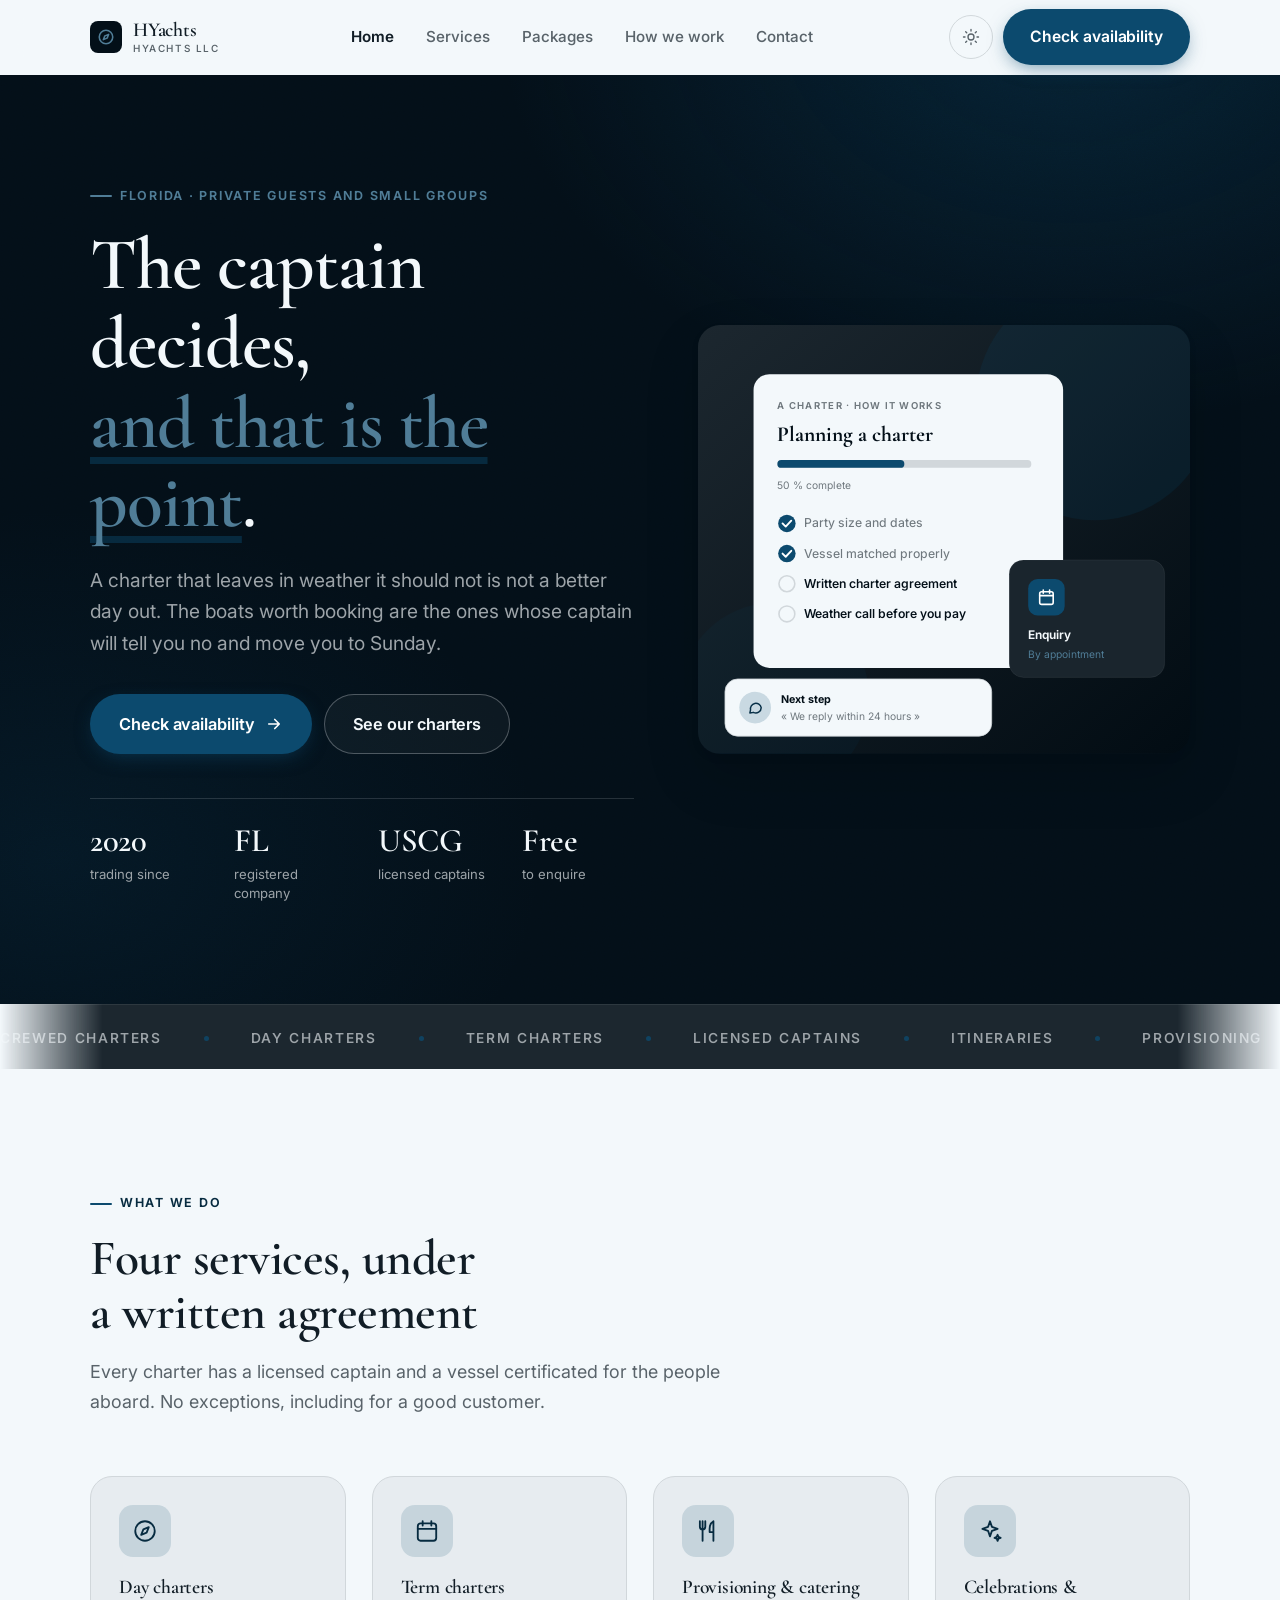
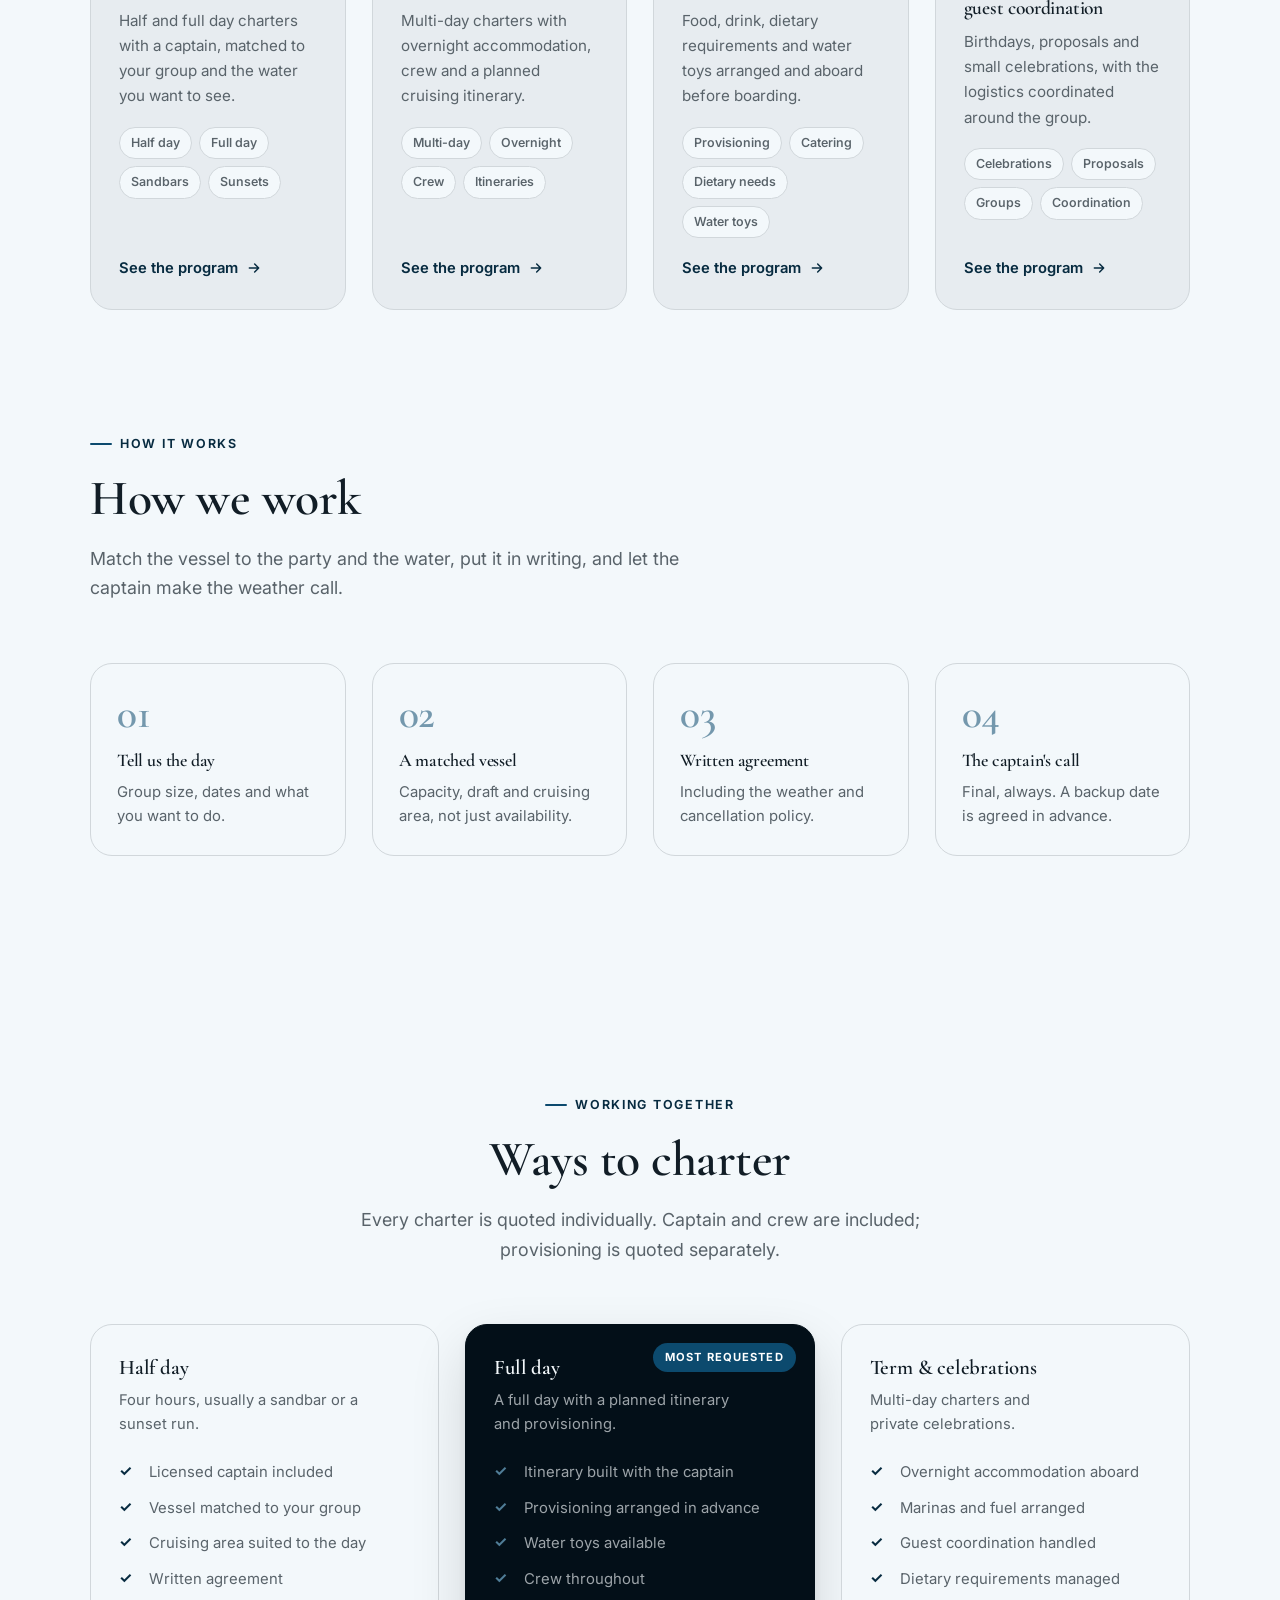
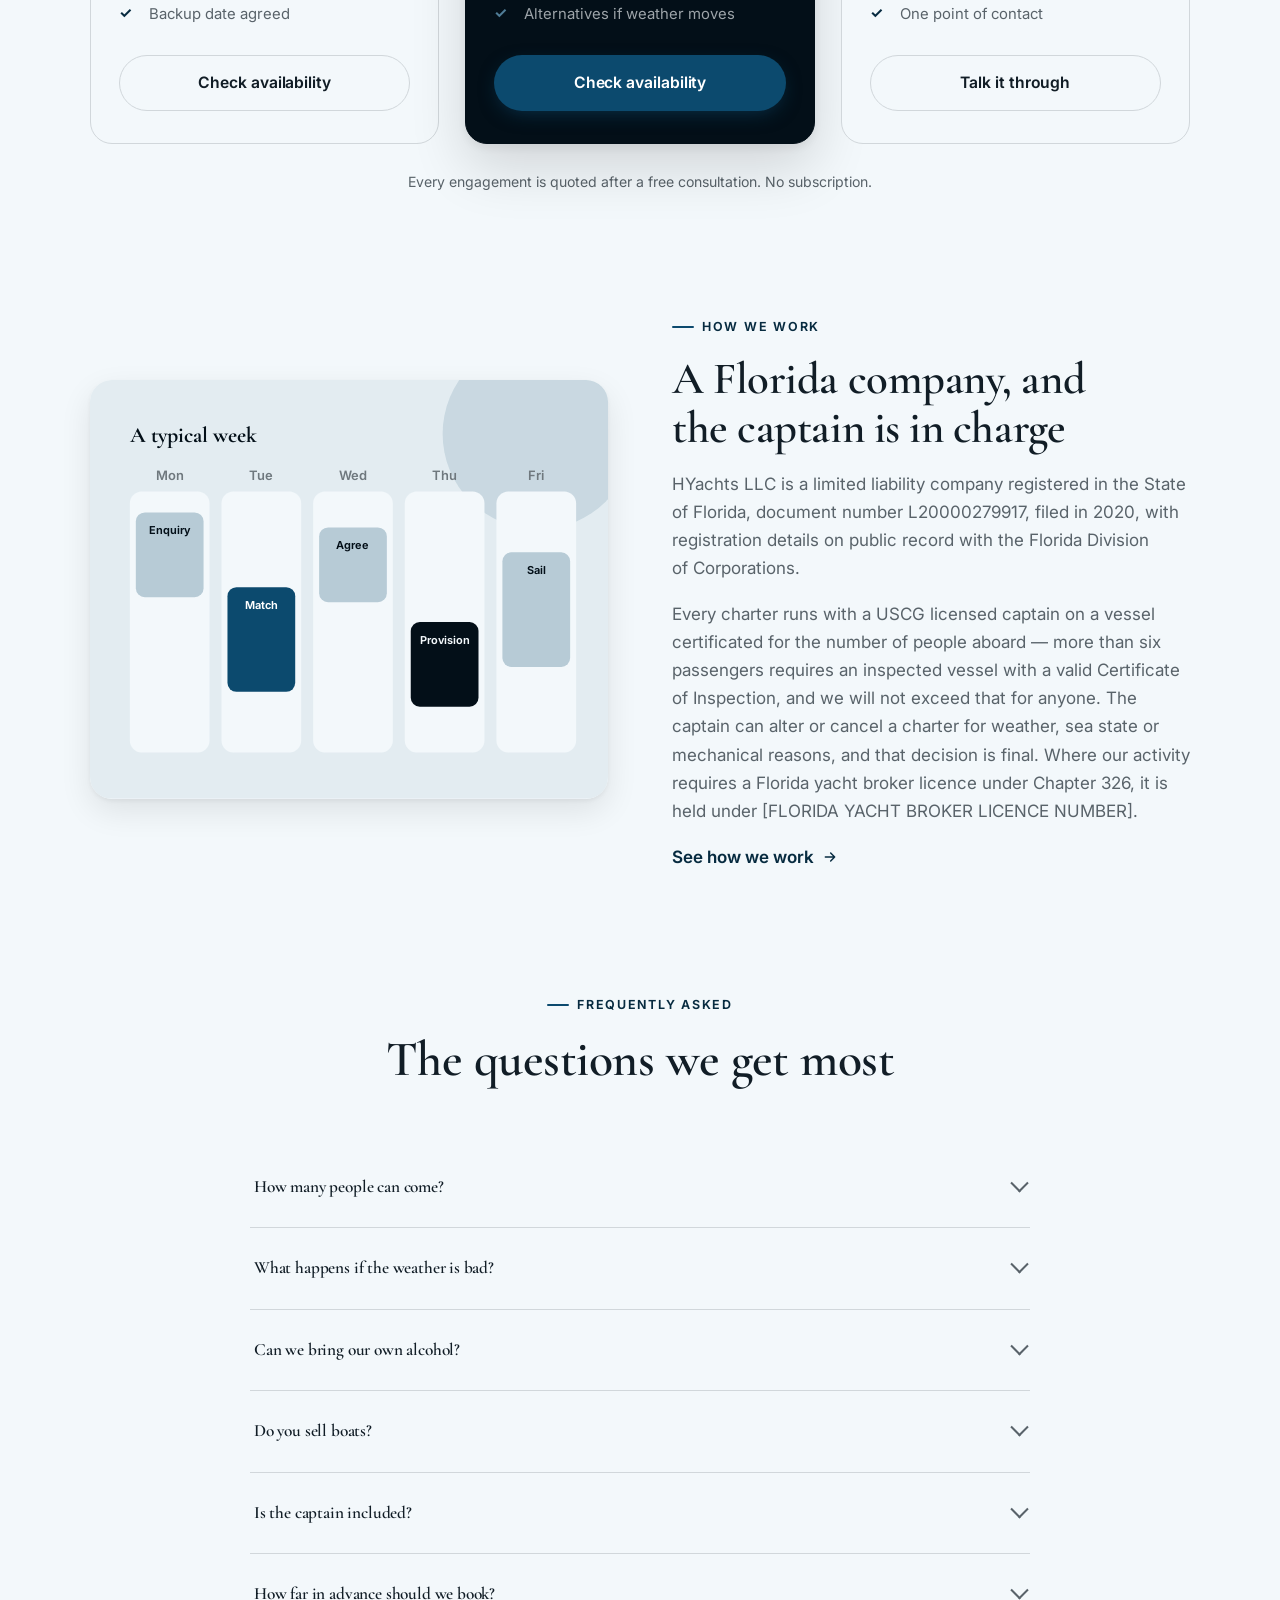
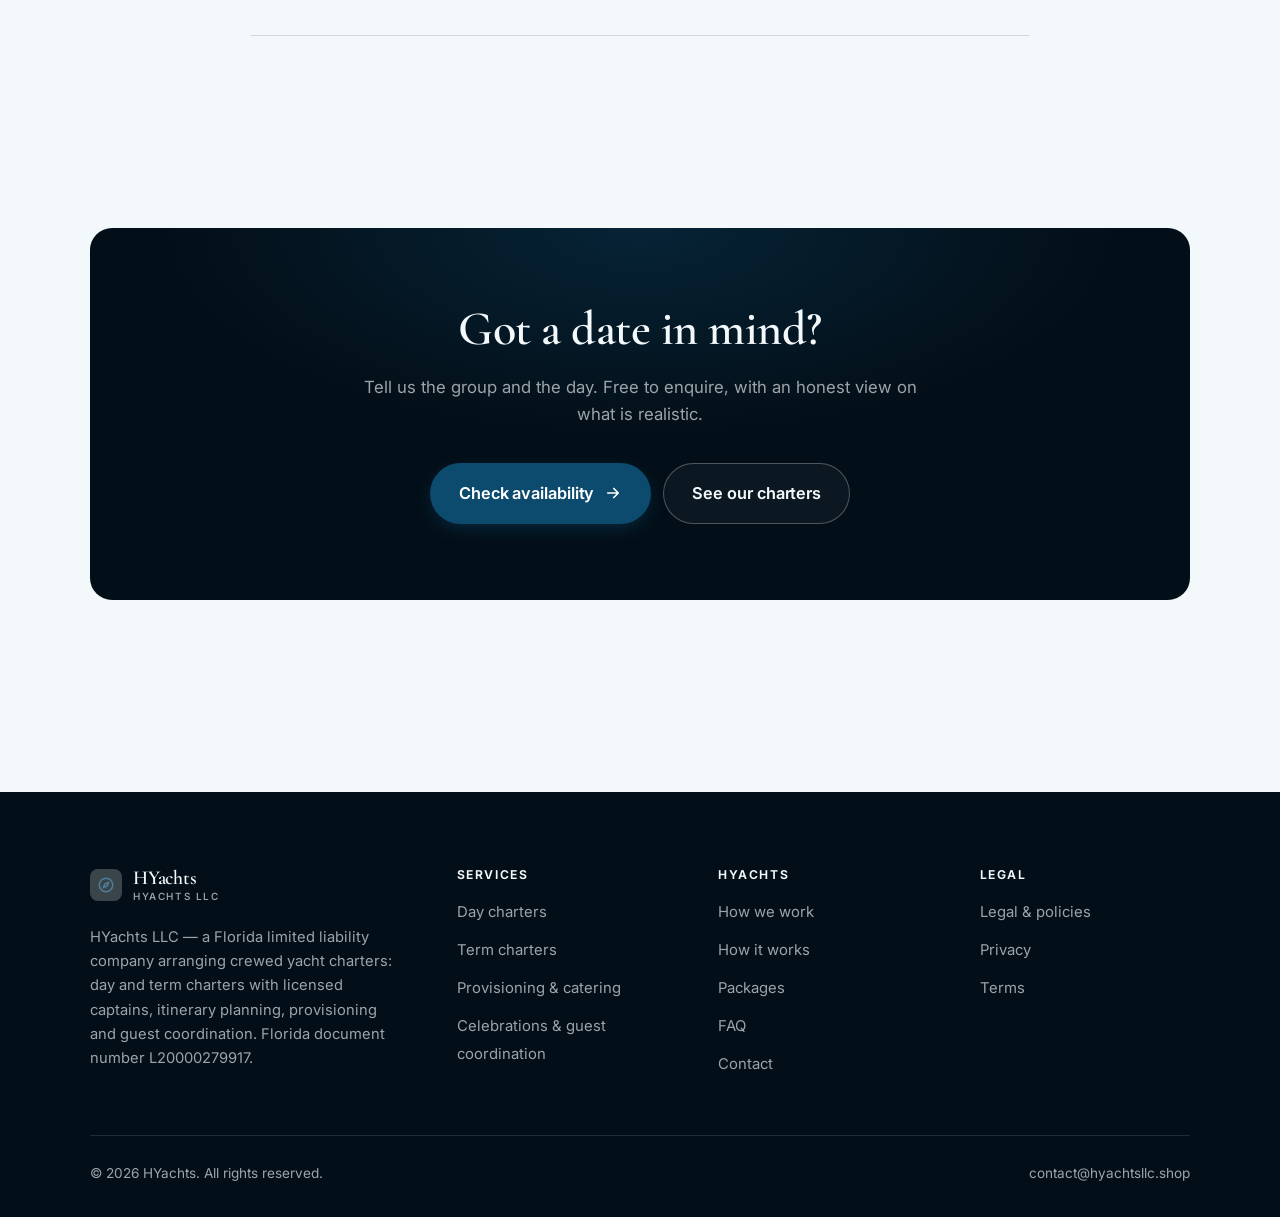
<file: index.html>
<!DOCTYPE html>
<html lang="en" class="no-js">
<head>
<meta charset="utf-8">
<meta name="viewport" content="width=device-width, initial-scale=1">
<title>HYachts LLC — crewed yacht charters in Florida</title>
<meta name="description" content="HYachts LLC, a Florida company arranging crewed yacht charters: day and term charters with licensed captains, itinerary planning, provisioning and guest coordination.">
<link rel="canonical" href="https://hyachtsllc.shop/">

<meta property="og:type" content="website">
<meta property="og:url" content="https://hyachtsllc.shop/">
<meta property="og:site_name" content="HYachts">
<meta property="og:locale" content="en_US">
<meta property="og:title" content="HYachts LLC — crewed yacht charters in Florida">
<meta property="og:description" content="HYachts LLC, a Florida company arranging crewed yacht charters: day and term charters with licensed captains, itinerary planning, provisioning and guest coordination.">
<meta name="theme-color" content="#030f18">

<link rel="icon" href="assets/img/favicon.svg" type="image/svg+xml">
<link rel="preconnect" href="https://fonts.googleapis.com">
<link rel="preconnect" href="https://fonts.gstatic.com" crossorigin>
<link rel="stylesheet" href="https://fonts.googleapis.com/css2?family=Cormorant+Garamond:wght@400;600;700&family=Inter:wght@400..700&display=swap">
<link rel="stylesheet" href="assets/css/style.css">

<!-- Thème appliqué avant le premier rendu (évite le flash) -->
<script>
document.documentElement.classList.remove('no-js');
(function(){try{var t=localStorage.getItem('site-theme');if(t){document.documentElement.setAttribute('data-theme',t);}}catch(e){}})();
</script>
<script type="application/ld+json">
{
  "@context": "https://schema.org",
  "@type": "Organization",
  "name": "HYachts",
  "url": "https://hyachtsllc.shop/",
  "email": "contact@hyachtsllc.shop",
  "description": "HYachts LLC, a Florida company arranging crewed yacht charters: day and term charters with licensed captains, itinerary planning, provisioning and guest coordination.",
  "areaServed": "US",
  "knowsLanguage": "en"
}
</script>
</head>

<body>
<a class="skip-link" href="#main">Skip to main content</a>

<header class="site-header">
  <nav class="wrap nav" aria-label="Main navigation">
    <a class="brand" href="index.html">
      <svg class="brand__mark" viewBox="0 0 64 64" aria-hidden="true">
        <rect class="bm-bg" width="64" height="64" rx="16"/>
        <g class="bm-ic" transform="translate(14 14) scale(1.5)" fill="none" stroke-width="2.1" stroke-linecap="round" stroke-linejoin="round"><circle cx="12" cy="12" r="9"/><path d="M15.5 8.5 13.5 13.5 8.5 15.5 10.5 10.5z"/></g>
      </svg>
      <span>HYachts<span class="brand__sub">HYachts LLC</span></span>
    </a>

    <ul class="nav__links" id="nav-links">
      <li><a href="index.html" aria-current="page">Home</a></li>
      <li><a href="programs.html">Services</a></li>
      <li><a href="index.html#pricing">Packages</a></li>
      <li><a href="about.html">How we work</a></li>
      <li><a href="contact.html">Contact</a></li>
      <li><a class="btn btn--primary" href="contact.html">Check availability</a></li>
    </ul>

    <div class="nav__cta">
      <button class="theme-toggle" type="button" aria-label="Switch to dark theme">
        <svg class="icon-sun" viewBox="0 0 24 24" fill="none" stroke="currentColor" stroke-width="1.8" stroke-linecap="round" aria-hidden="true"><circle cx="12" cy="12" r="4"/><path d="M12 2v2m0 16v2M2 12h2m16 0h2M4.9 4.9l1.4 1.4m11.4 11.4 1.4 1.4M19.1 4.9l-1.4 1.4M6.3 17.7l-1.4 1.4"/></svg>
        <svg class="icon-moon" viewBox="0 0 24 24" fill="none" stroke="currentColor" stroke-width="1.8" stroke-linecap="round" stroke-linejoin="round" aria-hidden="true"><path d="M21 12.8A9 9 0 1 1 11.2 3a7 7 0 0 0 9.8 9.8z"/></svg>
      </button>
      <a class="btn btn--primary" href="contact.html">Check availability</a>
      <button class="nav__toggle" type="button" aria-expanded="false" aria-controls="nav-links" aria-label="Open menu">
        <svg class="icon-open" viewBox="0 0 24 24" fill="none" stroke="currentColor" stroke-width="2" stroke-linecap="round" aria-hidden="true"><path d="M3 6h18M3 12h18M3 18h18"/></svg>
        <svg class="icon-close" viewBox="0 0 24 24" fill="none" stroke="currentColor" stroke-width="2" stroke-linecap="round" aria-hidden="true"><path d="M6 6l12 12M18 6L6 18"/></svg>
      </button>
    </div>
  </nav>
</header>

<main id="main">

<section class="hero">
  <div class="wrap hero__inner">
    <div>
      <span class="eyebrow hero__eyebrow">Florida · Private guests and small groups</span>
      <h1>The captain decides,<br> <em>and that is the point</em>.</h1>
      <p class="hero__lede">A charter that leaves in weather it should not is not a better day out. The boats worth booking are the ones whose captain will tell you no and move you to Sunday.</p>

      <div class="hero__actions">
        <a class="btn btn--primary btn--lg" href="contact.html">Check availability <svg viewBox="0 0 24 24" fill="none" stroke="currentColor" stroke-width="2.2" stroke-linecap="round" stroke-linejoin="round" aria-hidden="true"><path d="M5 12h14M13 6l6 6-6 6"/></svg></a>
        <a class="btn btn--on-dark btn--lg" href="programs.html">See our charters</a>
      </div>

      <ul class="hero__proof">
        <li><span class="stat__num">2020</span><span class="stat__label">trading since</span></li>
        <li><span class="stat__num">FL</span><span class="stat__label">registered company</span></li>
        <li><span class="stat__num">USCG</span><span class="stat__label">licensed captains</span></li>
        <li><span class="stat__num">Free</span><span class="stat__label">to enquire</span></li>
      </ul>
    </div>

    <div class="hero__art">
      <svg viewBox="0 0 620 540" role="img" aria-label="How a charter with HYachts is planned, from enquiry to written agreement.">
        <defs>
          <linearGradient id="hbg" x1="0" y1="0" x2="1" y2="1">
            <stop offset="0" stop-color="#1c272f"/><stop offset="1" stop-color="#020c13"/>
          </linearGradient>
        </defs>
        <rect width="620" height="540" rx="22" fill="url(#hbg)"/>
        <circle cx="500" cy="96" r="150" fill="#0c4a6e" opacity=".16"/>
        <circle cx="96" cy="470" r="120" fill="#0c4a6e" opacity=".08"/>

        <g style="font-family: var(--font-body)">
          <!-- Carte programme -->
          <rect x="70" y="62" width="390" height="370" rx="20" fill="#f3f8fb"/>
          <text x="100" y="106" font-size="12" font-weight="650" letter-spacing="1.6" fill="#6f787e">A CHARTER · HOW IT WORKS</text>
          <text x="100" y="146" font-size="27" font-weight="700" fill="#030f18" style="font-family: var(--font-display)">Planning a charter</text>
          <rect x="100" y="170" width="320" height="10" rx="5" fill="#d1d7db"/>
          <rect x="100" y="170" width="160" height="10" rx="5" fill="#0c4a6e"/>
          <text x="100" y="206" font-size="13" fill="#6f787e">50 % complete</text>
          <circle cx="112" cy="250" r="11" fill="#0c4a6e"/><path d="M106.5 250l4 4 7-7.5" fill="none" stroke="#ffffff" stroke-width="2.4" stroke-linecap="round" stroke-linejoin="round"/><text x="134" y="255" font-size="15.5" fill="#6f787e" font-weight="450">Party size and dates</text>
          <circle cx="112" cy="288" r="11" fill="#0c4a6e"/><path d="M106.5 288l4 4 7-7.5" fill="none" stroke="#ffffff" stroke-width="2.4" stroke-linecap="round" stroke-linejoin="round"/><text x="134" y="293" font-size="15.5" fill="#6f787e" font-weight="450">Vessel matched properly</text>
          <circle cx="112" cy="326" r="10" fill="none" stroke="#d1d7db" stroke-width="2"/><text x="134" y="331" font-size="15.5" fill="#030f18" font-weight="560">Written charter agreement</text>
          <circle cx="112" cy="364" r="10" fill="none" stroke="#d1d7db" stroke-width="2"/><text x="134" y="369" font-size="15.5" fill="#030f18" font-weight="560">Weather call before you pay</text>

          <!-- Carte séance -->
          <rect x="392" y="296" width="196" height="148" rx="18" fill="#1a252d" stroke="#ffffff" stroke-opacity=".08"/>
          <rect x="416" y="320" width="46" height="46" rx="12" fill="#0c4a6e"/>
          <g transform="translate(427 331)" fill="none" stroke="#ffffff" color="#ffffff" stroke-width="2" stroke-linecap="round" stroke-linejoin="round"><rect x="3.5" y="5" width="17" height="16" rx="2.5"/><path d="M8 3v4M16 3v4M3.5 10h17"/></g>
          <text x="416" y="396" font-size="15" font-weight="650" fill="#f3f8fb">Enquiry</text>
          <text x="416" y="420" font-size="13" fill="#507d97">By appointment</text>

          <!-- Retour du coach -->
          <rect x="34" y="446" width="336" height="72" rx="16" fill="#f3f8fb" stroke="#d1d7db"/>
          <circle cx="72" cy="482" r="20" fill="#c9d9e2"/>
          <g transform="translate(62 472) scale(.84)" fill="none" stroke="#083048" stroke-width="2.2" stroke-linecap="round" stroke-linejoin="round"><path d="M21 12a8 8 0 0 1-11.6 7.1L4 20l1-4.6A8 8 0 1 1 21 12z"/></g>
          <text x="104" y="476" font-size="13.5" font-weight="700" fill="#030f18">Next step</text>
          <text x="104" y="498" font-size="13" fill="#6f787e">« We reply within 24 hours »</text>
        </g>
      </svg>
    </div>
  </div>
</section>

<div class="marquee" aria-hidden="true">
  <div class="marquee__track"><span>Crewed charters</span><span>Day charters</span><span>Term charters</span><span>Licensed captains</span><span>Itineraries</span><span>Provisioning</span><span>Sandbars</span><span>Sunset cruises</span><span>Celebrations</span><span>Weather dependent</span><span>Crewed charters</span><span>Day charters</span><span>Term charters</span><span>Licensed captains</span><span>Itineraries</span><span>Provisioning</span><span>Sandbars</span><span>Sunset cruises</span><span>Celebrations</span><span>Weather dependent</span></div>
</div>

<section class="section wrap" id="programs">
  <div class="section-head reveal">
    <span class="eyebrow">What we do</span>
    <h2>Four services, under a written agreement</h2>
    <p>Every charter has a licensed captain and a vessel certificated for the people aboard. No exceptions, including for a good customer.</p>
  </div>
  <div class="grid grid--4 reveal-group">
    <a class="card" href="programs.html#day">
      <div class="card__icon"><svg viewBox="0 0 24 24" fill="none" stroke="currentColor" stroke-width="1.7" stroke-linecap="round" stroke-linejoin="round" aria-hidden="true"><circle cx="12" cy="12" r="9"/><path d="M15.5 8.5 13.5 13.5 8.5 15.5 10.5 10.5z"/></svg></div>
      <h3>Day charters</h3>
      <p>Half and full day charters with a captain, matched to your group and the water you want to see.</p>
      <ul class="tags"><li>Half day</li><li>Full day</li><li>Sandbars</li><li>Sunsets</li></ul>
      <span class="arrow-link">See the program <svg viewBox="0 0 24 24" fill="none" stroke="currentColor" stroke-width="2.2" stroke-linecap="round" stroke-linejoin="round" aria-hidden="true"><path d="M5 12h14M13 6l6 6-6 6"/></svg></span>
    </a>
    <a class="card" href="programs.html#term">
      <div class="card__icon"><svg viewBox="0 0 24 24" fill="none" stroke="currentColor" stroke-width="1.7" stroke-linecap="round" stroke-linejoin="round" aria-hidden="true"><rect x="3.5" y="5" width="17" height="16" rx="2.5"/><path d="M8 3v4M16 3v4M3.5 10h17"/></svg></div>
      <h3>Term charters</h3>
      <p>Multi-day charters with overnight accommodation, crew and a planned cruising itinerary.</p>
      <ul class="tags"><li>Multi-day</li><li>Overnight</li><li>Crew</li><li>Itineraries</li></ul>
      <span class="arrow-link">See the program <svg viewBox="0 0 24 24" fill="none" stroke="currentColor" stroke-width="2.2" stroke-linecap="round" stroke-linejoin="round" aria-hidden="true"><path d="M5 12h14M13 6l6 6-6 6"/></svg></span>
    </a>
    <a class="card" href="programs.html#provisioning">
      <div class="card__icon"><svg viewBox="0 0 24 24" fill="none" stroke="currentColor" stroke-width="1.7" stroke-linecap="round" stroke-linejoin="round" aria-hidden="true"><path d="M7 3v8M4.5 3v5a2.5 2.5 0 0 0 5 0V3M7 11v10M17 21V3c-2.2 1.2-3.5 3.6-3.5 7v3H17"/></svg></div>
      <h3>Provisioning &amp; catering</h3>
      <p>Food, drink, dietary requirements and water toys arranged and aboard before boarding.</p>
      <ul class="tags"><li>Provisioning</li><li>Catering</li><li>Dietary needs</li><li>Water toys</li></ul>
      <span class="arrow-link">See the program <svg viewBox="0 0 24 24" fill="none" stroke="currentColor" stroke-width="2.2" stroke-linecap="round" stroke-linejoin="round" aria-hidden="true"><path d="M5 12h14M13 6l6 6-6 6"/></svg></span>
    </a>
    <a class="card" href="programs.html#events">
      <div class="card__icon"><svg viewBox="0 0 24 24" fill="none" stroke="currentColor" stroke-width="1.7" stroke-linecap="round" stroke-linejoin="round" aria-hidden="true"><path d="M12 3l1.8 5.2L19 10l-5.2 1.8L12 17l-1.8-5.2L5 10l5.2-1.8zM19 15.5l.8 2 2 .8-2 .8-.8 2-.8-2-2-.8 2-.8z"/></svg></div>
      <h3>Celebrations &amp; guest coordination</h3>
      <p>Birthdays, proposals and small celebrations, with the logistics coordinated around the group.</p>
      <ul class="tags"><li>Celebrations</li><li>Proposals</li><li>Groups</li><li>Coordination</li></ul>
      <span class="arrow-link">See the program <svg viewBox="0 0 24 24" fill="none" stroke="currentColor" stroke-width="2.2" stroke-linecap="round" stroke-linejoin="round" aria-hidden="true"><path d="M5 12h14M13 6l6 6-6 6"/></svg></span>
    </a>
  </div>
</section>

<section class="section section--flush wrap" id="how-it-works">
  <div class="section-head reveal">
    <span class="eyebrow">How it works</span>
    <h2>How we work</h2>
    <p>Match the vessel to the party and the water, put it in writing, and let the captain make the weather call.</p>
  </div>
  <div class="grid grid--4 steps reveal-group">
    <article class="step">
      <h3>Tell us the day</h3>
      <p>Group size, dates and what you want to do.</p>
    </article>
    <article class="step">
      <h3>A matched vessel</h3>
      <p>Capacity, draft and cruising area, not just availability.</p>
    </article>
    <article class="step">
      <h3>Written agreement</h3>
      <p>Including the weather and cancellation policy.</p>
    </article>
    <article class="step">
      <h3>The captain's call</h3>
      <p>Final, always. A backup date is agreed in advance.</p>
    </article>
  </div>
</section>

<section class="section wrap" id="pricing">
  <div class="section-head section-head--center reveal">
    <span class="eyebrow">Working together</span>
    <h2>Ways to charter</h2>
    <p>Every charter is quoted individually. Captain and crew are included; provisioning is quoted separately.</p>
  </div>
  <div class="grid grid--3 plans reveal-group">
    <article class="plan">
      
      <h3>Half day</h3>
      <p class="plan__desc">Four hours, usually a sandbar or a sunset run.</p>
      
      <ul class="plan__features">
        <li>Licensed captain included</li>
        <li>Vessel matched to your group</li>
        <li>Cruising area suited to the day</li>
        <li>Written agreement</li>
        <li>Backup date agreed</li>
      </ul>
      <a class="btn btn--ghost btn--block" href="contact.html">Check availability</a>
    </article>
    <article class="plan plan--featured">
      <span class="plan__tag">Most requested</span>
      <h3>Full day</h3>
      <p class="plan__desc">A full day with a planned itinerary and provisioning.</p>
      
      <ul class="plan__features">
        <li>Itinerary built with the captain</li>
        <li>Provisioning arranged in advance</li>
        <li>Water toys available</li>
        <li>Crew throughout</li>
        <li>Alternatives if weather moves</li>
      </ul>
      <a class="btn btn--primary btn--block" href="contact.html">Check availability</a>
    </article>
    <article class="plan">
      
      <h3>Term &amp; celebrations</h3>
      <p class="plan__desc">Multi-day charters and private celebrations.</p>
      
      <ul class="plan__features">
        <li>Overnight accommodation aboard</li>
        <li>Marinas and fuel arranged</li>
        <li>Guest coordination handled</li>
        <li>Dietary requirements managed</li>
        <li>One point of contact</li>
      </ul>
      <a class="btn btn--ghost btn--block" href="contact.html">Talk it through</a>
    </article>
  </div>
  <p class="plans-note">Every engagement is quoted after a free consultation. No subscription.</p>
</section>

<section class="section section--flush wrap">
  <div class="split reveal">
    <div class="split__art">
      <svg viewBox="0 0 520 420" role="img" aria-label="Example of a typical week: Enquiry, Match, Agree, Provision, Sail.">
        <rect width="520" height="420" rx="20" fill="#e3ecf1"/>
        <circle cx="450" cy="54" r="96" fill="#0c4a6e" opacity=".12"/>
        <g style="font-family: var(--font-body)">
        <text x="40" y="62" font-size="22" font-weight="700" fill="#030f18" style="font-family: var(--font-display)">A typical week</text>
        <text x="80" y="100" text-anchor="middle" font-size="13" font-weight="600" fill="#6f787e">Mon</text>
        <rect x="40" y="112" width="80" height="262" rx="12" fill="#f3f8fb"/>
        <rect x="46" y="133" width="68" height="85" rx="9" fill="#b7cbd6"/>
        <text x="80" y="155" text-anchor="middle" font-size="11" font-weight="650" fill="#030f18">Enquiry</text>
        <text x="172" y="100" text-anchor="middle" font-size="13" font-weight="600" fill="#6f787e">Tue</text>
        <rect x="132" y="112" width="80" height="262" rx="12" fill="#f3f8fb"/>
        <rect x="138" y="208" width="68" height="105" rx="9" fill="#0c4a6e"/>
        <text x="172" y="230" text-anchor="middle" font-size="11" font-weight="650" fill="#ffffff">Match</text>
        <text x="264" y="100" text-anchor="middle" font-size="13" font-weight="600" fill="#6f787e">Wed</text>
        <rect x="224" y="112" width="80" height="262" rx="12" fill="#f3f8fb"/>
        <rect x="230" y="148" width="68" height="75" rx="9" fill="#b7cbd6"/>
        <text x="264" y="170" text-anchor="middle" font-size="11" font-weight="650" fill="#030f18">Agree</text>
        <text x="356" y="100" text-anchor="middle" font-size="13" font-weight="600" fill="#6f787e">Thu</text>
        <rect x="316" y="112" width="80" height="262" rx="12" fill="#f3f8fb"/>
        <rect x="322" y="243" width="68" height="85" rx="9" fill="#030f18"/>
        <text x="356" y="265" text-anchor="middle" font-size="11" font-weight="650" fill="#f3f8fb">Provision</text>
        <text x="448" y="100" text-anchor="middle" font-size="13" font-weight="600" fill="#6f787e">Fri</text>
        <rect x="408" y="112" width="80" height="262" rx="12" fill="#f3f8fb"/>
        <rect x="414" y="173" width="68" height="115" rx="9" fill="#b7cbd6"/>
        <text x="448" y="195" text-anchor="middle" font-size="11" font-weight="650" fill="#030f18">Sail</text>
        </g>
      </svg>
    </div>
    <div>
      <span class="eyebrow">How we work</span>
      <h2>A Florida company, and the captain is in charge</h2>
      <p>HYachts LLC is a limited liability company registered in the State of Florida, document number L20000279917, filed in 2020, with registration details on public record with the Florida Division of Corporations.</p>
      <p>Every charter runs with a USCG licensed captain on a vessel certificated for the number of people aboard — more than six passengers requires an inspected vessel with a valid Certificate of Inspection, and we will not exceed that for anyone. The captain can alter or cancel a charter for weather, sea state or mechanical reasons, and that decision is final. Where our activity requires a Florida yacht broker licence under Chapter 326, it is held under [FLORIDA YACHT BROKER LICENCE NUMBER].</p>
      <p><a class="arrow-link" href="about.html">See how we work <svg viewBox="0 0 24 24" fill="none" stroke="currentColor" stroke-width="2.2" stroke-linecap="round" stroke-linejoin="round" aria-hidden="true"><path d="M5 12h14M13 6l6 6-6 6"/></svg></a></p>
    </div>
  </div>
</section>

<section class="section section--flush wrap" id="faq">
  <div class="section-head section-head--center reveal">
    <span class="eyebrow">Frequently asked</span>
    <h2>The questions we get most</h2>
  </div>
  <div class="faq reveal">
    <details>
      <summary>How many people can come?</summary>
      <p>Whatever the vessel is certificated for. Carrying more than six passengers requires an inspected vessel, and we will not put thirteen people on a six-pack boat however much anyone asks.</p>
    </details>
    <details>
      <summary>What happens if the weather is bad?</summary>
      <p>The captain decides, and the decision is final. We agree a backup date when you book, which is why we ask for one up front.</p>
    </details>
    <details>
      <summary>Can we bring our own alcohol?</summary>
      <p>It depends on the vessel and the charter agreement, and we will tell you plainly before you book. Either way the crew will not over-serve anyone and nobody underage is served.</p>
    </details>
    <details>
      <summary>Do you sell boats?</summary>
      <p>Only where our activity requires and is covered by a Florida yacht broker licence under Chapter 326. Charter arrangement is our main business.</p>
    </details>
    <details>
      <summary>Is the captain included?</summary>
      <p>Always. Every charter we arrange is crewed — we do not do bareboat rentals.</p>
    </details>
    <details>
      <summary>How far in advance should we book?</summary>
      <p>For a weekend in season, weeks. For a term charter, months. Provisioning and marina reservations need lead time.</p>
    </details>
  </div>
</section>

<section class="wrap section--tight">
  <div class="cta-band reveal">
    <h2>Got a date in mind?</h2>
    <p>Tell us the group and the day. Free to enquire, with an honest view on what is realistic.</p>
    <div class="hero__actions">
      <a class="btn btn--primary btn--lg" href="contact.html">Check availability <svg viewBox="0 0 24 24" fill="none" stroke="currentColor" stroke-width="2.2" stroke-linecap="round" stroke-linejoin="round" aria-hidden="true"><path d="M5 12h14M13 6l6 6-6 6"/></svg></a>
      <a class="btn btn--on-dark btn--lg" href="programs.html">See our charters</a>
    </div>
  </div>
</section>

</main>

<footer class="site-footer">
  <div class="wrap">
    <div class="footer__grid">
      <div class="footer__brand">
        <a class="brand" href="index.html">
          <svg class="brand__mark" viewBox="0 0 64 64" aria-hidden="true">
        <rect class="bm-bg" width="64" height="64" rx="16"/>
        <g class="bm-ic" transform="translate(14 14) scale(1.5)" fill="none" stroke-width="2.1" stroke-linecap="round" stroke-linejoin="round"><circle cx="12" cy="12" r="9"/><path d="M15.5 8.5 13.5 13.5 8.5 15.5 10.5 10.5z"/></g>
      </svg>
          <span>HYachts<span class="brand__sub">HYachts LLC</span></span>
        </a>
        <p>HYachts LLC — a Florida limited liability company arranging crewed yacht charters: day and term charters with licensed captains, itinerary planning, provisioning and guest coordination. Florida document number L20000279917.</p>
      </div>

      <div class="footer__col">
        <h4>Services</h4>
        <ul>
          <li><a href="programs.html#day">Day charters</a></li>
          <li><a href="programs.html#term">Term charters</a></li>
          <li><a href="programs.html#provisioning">Provisioning &amp; catering</a></li>
          <li><a href="programs.html#events">Celebrations &amp; guest coordination</a></li>
        </ul>
      </div>

      <div class="footer__col">
        <h4>HYachts</h4>
        <ul>
          <li><a href="about.html">How we work</a></li>
          <li><a href="index.html#how-it-works">How it works</a></li>
          <li><a href="index.html#pricing">Packages</a></li>
          <li><a href="index.html#faq">FAQ</a></li>
          <li><a href="contact.html">Contact</a></li>
        </ul>
      </div>

      <div class="footer__col">
        <h4>Legal</h4>
        <ul>
          <li><a href="legal.html">Legal &amp; policies</a></li>
          <li><a href="legal.html#privacy">Privacy</a></li>
          <li><a href="legal.html#terms">Terms</a></li>
        </ul>
      </div>
    </div>

    <div class="footer__bottom">
      <p>© <span data-year>2026</span> HYachts. All rights reserved.</p>
      <p><a href="mailto:contact@hyachtsllc.shop">contact@hyachtsllc.shop</a></p>
    </div>
  </div>
</footer>

<script src="assets/js/main.js" defer></script>
</body>
</html>
</file>
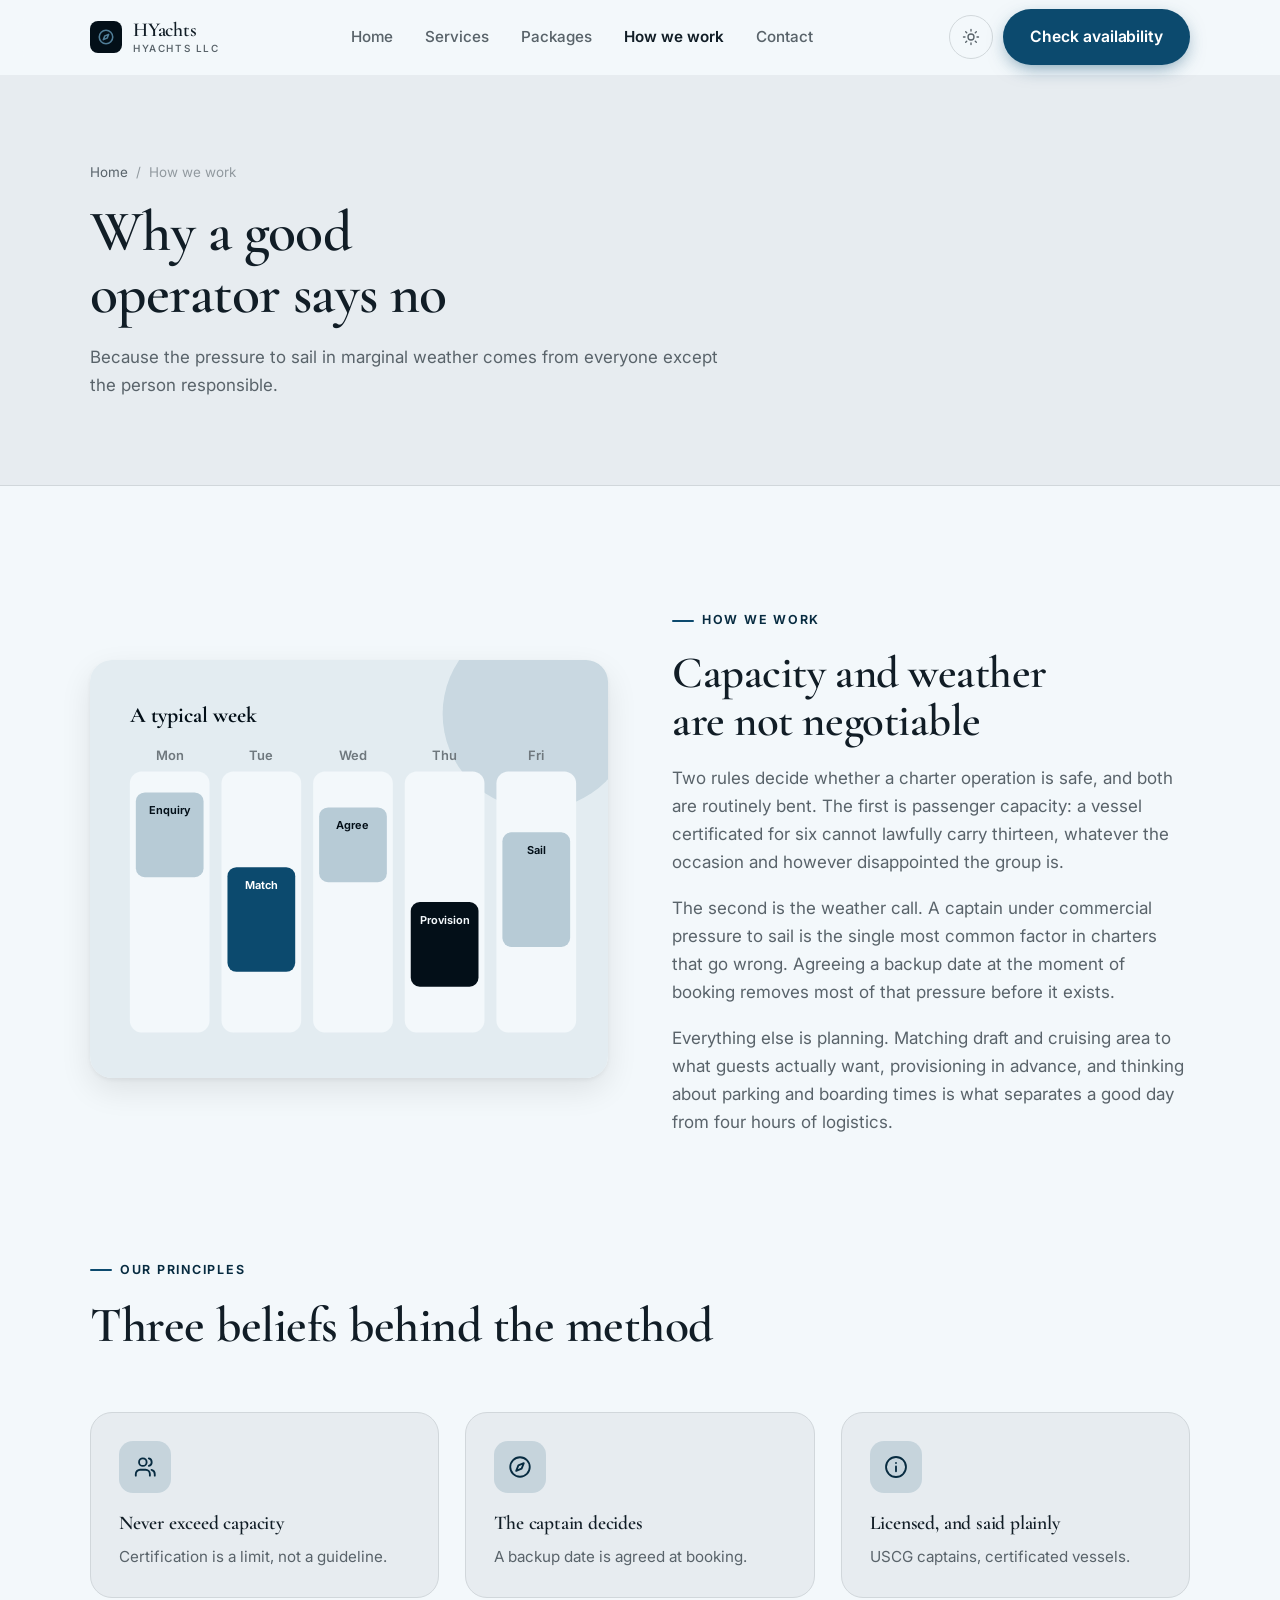
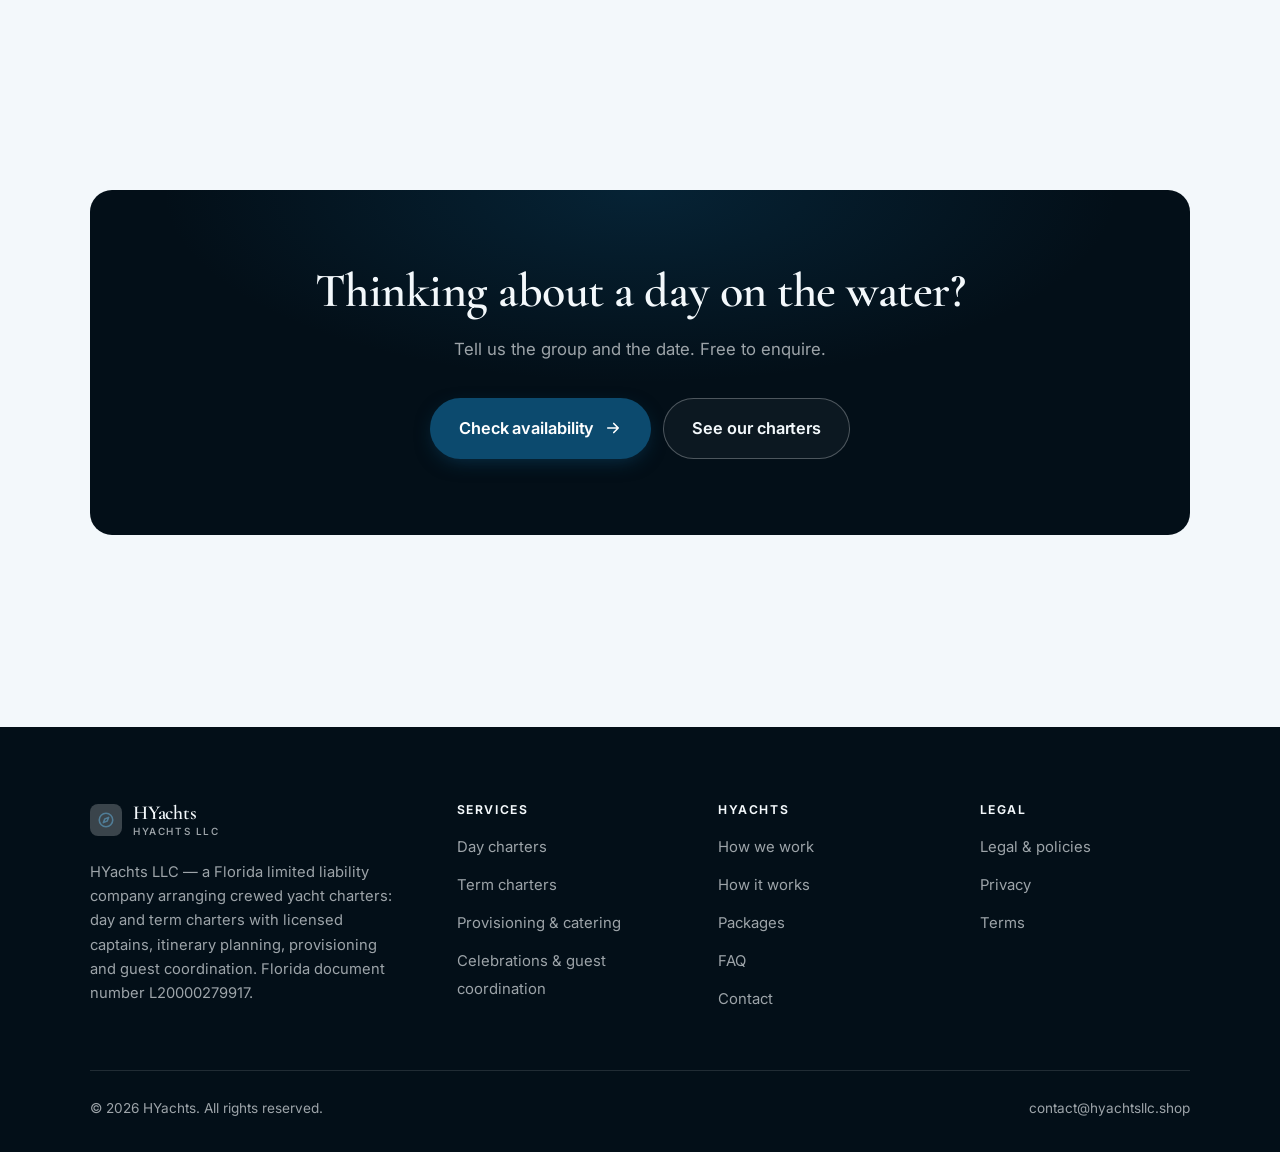
<file: about.html>
<!DOCTYPE html>
<html lang="en" class="no-js">
<head>
<meta charset="utf-8">
<meta name="viewport" content="width=device-width, initial-scale=1">
<title>How we work — HYachts</title>
<meta name="description" content="About HYachts LLC, a Florida crewed yacht charter company, document number L20000279917.">
<link rel="canonical" href="https://hyachtsllc.shop/about.html">

<meta property="og:type" content="website">
<meta property="og:url" content="https://hyachtsllc.shop/about.html">
<meta property="og:site_name" content="HYachts">
<meta property="og:locale" content="en_US">
<meta property="og:title" content="How we work — HYachts">
<meta property="og:description" content="About HYachts LLC, a Florida crewed yacht charter company, document number L20000279917.">
<meta name="theme-color" content="#030f18">

<link rel="icon" href="assets/img/favicon.svg" type="image/svg+xml">
<link rel="preconnect" href="https://fonts.googleapis.com">
<link rel="preconnect" href="https://fonts.gstatic.com" crossorigin>
<link rel="stylesheet" href="https://fonts.googleapis.com/css2?family=Cormorant+Garamond:wght@400;600;700&family=Inter:wght@400..700&display=swap">
<link rel="stylesheet" href="assets/css/style.css">

<!-- Thème appliqué avant le premier rendu (évite le flash) -->
<script>
document.documentElement.classList.remove('no-js');
(function(){try{var t=localStorage.getItem('site-theme');if(t){document.documentElement.setAttribute('data-theme',t);}}catch(e){}})();
</script>
</head>

<body>
<a class="skip-link" href="#main">Skip to main content</a>

<header class="site-header">
  <nav class="wrap nav" aria-label="Main navigation">
    <a class="brand" href="index.html">
      <svg class="brand__mark" viewBox="0 0 64 64" aria-hidden="true">
        <rect class="bm-bg" width="64" height="64" rx="16"/>
        <g class="bm-ic" transform="translate(14 14) scale(1.5)" fill="none" stroke-width="2.1" stroke-linecap="round" stroke-linejoin="round"><circle cx="12" cy="12" r="9"/><path d="M15.5 8.5 13.5 13.5 8.5 15.5 10.5 10.5z"/></g>
      </svg>
      <span>HYachts<span class="brand__sub">HYachts LLC</span></span>
    </a>

    <ul class="nav__links" id="nav-links">
      <li><a href="index.html">Home</a></li>
      <li><a href="programs.html">Services</a></li>
      <li><a href="index.html#pricing">Packages</a></li>
      <li><a href="about.html" aria-current="page">How we work</a></li>
      <li><a href="contact.html">Contact</a></li>
      <li><a class="btn btn--primary" href="contact.html">Check availability</a></li>
    </ul>

    <div class="nav__cta">
      <button class="theme-toggle" type="button" aria-label="Switch to dark theme">
        <svg class="icon-sun" viewBox="0 0 24 24" fill="none" stroke="currentColor" stroke-width="1.8" stroke-linecap="round" aria-hidden="true"><circle cx="12" cy="12" r="4"/><path d="M12 2v2m0 16v2M2 12h2m16 0h2M4.9 4.9l1.4 1.4m11.4 11.4 1.4 1.4M19.1 4.9l-1.4 1.4M6.3 17.7l-1.4 1.4"/></svg>
        <svg class="icon-moon" viewBox="0 0 24 24" fill="none" stroke="currentColor" stroke-width="1.8" stroke-linecap="round" stroke-linejoin="round" aria-hidden="true"><path d="M21 12.8A9 9 0 1 1 11.2 3a7 7 0 0 0 9.8 9.8z"/></svg>
      </button>
      <a class="btn btn--primary" href="contact.html">Check availability</a>
      <button class="nav__toggle" type="button" aria-expanded="false" aria-controls="nav-links" aria-label="Open menu">
        <svg class="icon-open" viewBox="0 0 24 24" fill="none" stroke="currentColor" stroke-width="2" stroke-linecap="round" aria-hidden="true"><path d="M3 6h18M3 12h18M3 18h18"/></svg>
        <svg class="icon-close" viewBox="0 0 24 24" fill="none" stroke="currentColor" stroke-width="2" stroke-linecap="round" aria-hidden="true"><path d="M6 6l12 12M18 6L6 18"/></svg>
      </button>
    </div>
  </nav>
</header>

<main id="main">

<section class="page-head">
  <div class="wrap">
    <nav class="breadcrumb" aria-label="Breadcrumb">
      <a href="index.html">Home</a><span>/</span><span aria-current="page">How we work</span>
    </nav>
    <h1>Why a good operator says no</h1>
    <p>Because the pressure to sail in marginal weather comes from everyone except the person responsible.</p>
  </div>
</section>

<section class="section wrap">
  <div class="split reveal">
    <div class="split__art">
      <svg viewBox="0 0 520 420" role="img" aria-label="Example of a typical week: Enquiry, Match, Agree, Provision, Sail.">
        <rect width="520" height="420" rx="20" fill="#e3ecf1"/>
        <circle cx="450" cy="54" r="96" fill="#0c4a6e" opacity=".12"/>
        <g style="font-family: var(--font-body)">
        <text x="40" y="62" font-size="22" font-weight="700" fill="#030f18" style="font-family: var(--font-display)">A typical week</text>
        <text x="80" y="100" text-anchor="middle" font-size="13" font-weight="600" fill="#6f787e">Mon</text>
        <rect x="40" y="112" width="80" height="262" rx="12" fill="#f3f8fb"/>
        <rect x="46" y="133" width="68" height="85" rx="9" fill="#b7cbd6"/>
        <text x="80" y="155" text-anchor="middle" font-size="11" font-weight="650" fill="#030f18">Enquiry</text>
        <text x="172" y="100" text-anchor="middle" font-size="13" font-weight="600" fill="#6f787e">Tue</text>
        <rect x="132" y="112" width="80" height="262" rx="12" fill="#f3f8fb"/>
        <rect x="138" y="208" width="68" height="105" rx="9" fill="#0c4a6e"/>
        <text x="172" y="230" text-anchor="middle" font-size="11" font-weight="650" fill="#ffffff">Match</text>
        <text x="264" y="100" text-anchor="middle" font-size="13" font-weight="600" fill="#6f787e">Wed</text>
        <rect x="224" y="112" width="80" height="262" rx="12" fill="#f3f8fb"/>
        <rect x="230" y="148" width="68" height="75" rx="9" fill="#b7cbd6"/>
        <text x="264" y="170" text-anchor="middle" font-size="11" font-weight="650" fill="#030f18">Agree</text>
        <text x="356" y="100" text-anchor="middle" font-size="13" font-weight="600" fill="#6f787e">Thu</text>
        <rect x="316" y="112" width="80" height="262" rx="12" fill="#f3f8fb"/>
        <rect x="322" y="243" width="68" height="85" rx="9" fill="#030f18"/>
        <text x="356" y="265" text-anchor="middle" font-size="11" font-weight="650" fill="#f3f8fb">Provision</text>
        <text x="448" y="100" text-anchor="middle" font-size="13" font-weight="600" fill="#6f787e">Fri</text>
        <rect x="408" y="112" width="80" height="262" rx="12" fill="#f3f8fb"/>
        <rect x="414" y="173" width="68" height="115" rx="9" fill="#b7cbd6"/>
        <text x="448" y="195" text-anchor="middle" font-size="11" font-weight="650" fill="#030f18">Sail</text>
        </g>
      </svg>
    </div>
    <div>
      <span class="eyebrow">How we work</span>
      <h2>Capacity and weather are not negotiable</h2>
      <p>Two rules decide whether a charter operation is safe, and both are routinely bent. The first is passenger capacity: a vessel certificated for six cannot lawfully carry thirteen, whatever the occasion and however disappointed the group is.</p>
      <p>The second is the weather call. A captain under commercial pressure to sail is the single most common factor in charters that go wrong. Agreeing a backup date at the moment of booking removes most of that pressure before it exists.</p>
      <p>Everything else is planning. Matching draft and cruising area to what guests actually want, provisioning in advance, and thinking about parking and boarding times is what separates a good day from four hours of logistics.</p>
      <!--
        TO DO: add a short introduction of the coach (name, real background),
        with a photo if possible. Do not invent credentials — see README.md.
      -->
    </div>
  </div>
</section>

<section class="section section--flush wrap">
  <div class="section-head reveal">
    <span class="eyebrow">Our principles</span>
    <h2>Three beliefs behind the method</h2>
  </div>
  <div class="grid grid--3 reveal-group">
    <article class="card">
      <div class="card__icon"><svg viewBox="0 0 24 24" fill="none" stroke="currentColor" stroke-width="1.7" stroke-linecap="round" stroke-linejoin="round" aria-hidden="true"><path d="M16.5 20v-1.5a4 4 0 0 0-4-4h-5a4 4 0 0 0-4 4V20"/><circle cx="10" cy="7.5" r="3.5"/><path d="M21 20v-1.5a4 4 0 0 0-3-3.9M15.5 4.1a3.5 3.5 0 0 1 0 6.8"/></svg></div>
      <h3>Never exceed capacity</h3>
      <p>Certification is a limit, not a guideline.</p>
    </article>
    <article class="card">
      <div class="card__icon"><svg viewBox="0 0 24 24" fill="none" stroke="currentColor" stroke-width="1.7" stroke-linecap="round" stroke-linejoin="round" aria-hidden="true"><circle cx="12" cy="12" r="9"/><path d="M15.5 8.5 13.5 13.5 8.5 15.5 10.5 10.5z"/></svg></div>
      <h3>The captain decides</h3>
      <p>A backup date is agreed at booking.</p>
    </article>
    <article class="card">
      <div class="card__icon"><svg viewBox="0 0 24 24" fill="none" stroke="currentColor" stroke-width="1.7" stroke-linecap="round" stroke-linejoin="round" aria-hidden="true"><circle cx="12" cy="12" r="9.2"/><path d="M12 16v-4.5M12 8.2v.1"/></svg></div>
      <h3>Licensed, and said plainly</h3>
      <p>USCG captains, certificated vessels.</p>
    </article>
  </div>
</section>

<section class="wrap section--tight">
  <div class="cta-band reveal">
    <h2>Thinking about a day on the water?</h2>
    <p>Tell us the group and the date. Free to enquire.</p>
    <div class="hero__actions">
      <a class="btn btn--primary btn--lg" href="contact.html">Check availability <svg viewBox="0 0 24 24" fill="none" stroke="currentColor" stroke-width="2.2" stroke-linecap="round" stroke-linejoin="round" aria-hidden="true"><path d="M5 12h14M13 6l6 6-6 6"/></svg></a>
      <a class="btn btn--on-dark btn--lg" href="programs.html">See our charters</a>
    </div>
  </div>
</section>

</main>

<footer class="site-footer">
  <div class="wrap">
    <div class="footer__grid">
      <div class="footer__brand">
        <a class="brand" href="index.html">
          <svg class="brand__mark" viewBox="0 0 64 64" aria-hidden="true">
        <rect class="bm-bg" width="64" height="64" rx="16"/>
        <g class="bm-ic" transform="translate(14 14) scale(1.5)" fill="none" stroke-width="2.1" stroke-linecap="round" stroke-linejoin="round"><circle cx="12" cy="12" r="9"/><path d="M15.5 8.5 13.5 13.5 8.5 15.5 10.5 10.5z"/></g>
      </svg>
          <span>HYachts<span class="brand__sub">HYachts LLC</span></span>
        </a>
        <p>HYachts LLC — a Florida limited liability company arranging crewed yacht charters: day and term charters with licensed captains, itinerary planning, provisioning and guest coordination. Florida document number L20000279917.</p>
      </div>

      <div class="footer__col">
        <h4>Services</h4>
        <ul>
          <li><a href="programs.html#day">Day charters</a></li>
          <li><a href="programs.html#term">Term charters</a></li>
          <li><a href="programs.html#provisioning">Provisioning &amp; catering</a></li>
          <li><a href="programs.html#events">Celebrations &amp; guest coordination</a></li>
        </ul>
      </div>

      <div class="footer__col">
        <h4>HYachts</h4>
        <ul>
          <li><a href="about.html">How we work</a></li>
          <li><a href="index.html#how-it-works">How it works</a></li>
          <li><a href="index.html#pricing">Packages</a></li>
          <li><a href="index.html#faq">FAQ</a></li>
          <li><a href="contact.html">Contact</a></li>
        </ul>
      </div>

      <div class="footer__col">
        <h4>Legal</h4>
        <ul>
          <li><a href="legal.html">Legal &amp; policies</a></li>
          <li><a href="legal.html#privacy">Privacy</a></li>
          <li><a href="legal.html#terms">Terms</a></li>
        </ul>
      </div>
    </div>

    <div class="footer__bottom">
      <p>© <span data-year>2026</span> HYachts. All rights reserved.</p>
      <p><a href="mailto:contact@hyachtsllc.shop">contact@hyachtsllc.shop</a></p>
    </div>
  </div>
</footer>

<script src="assets/js/main.js" defer></script>
</body>
</html>
</file>
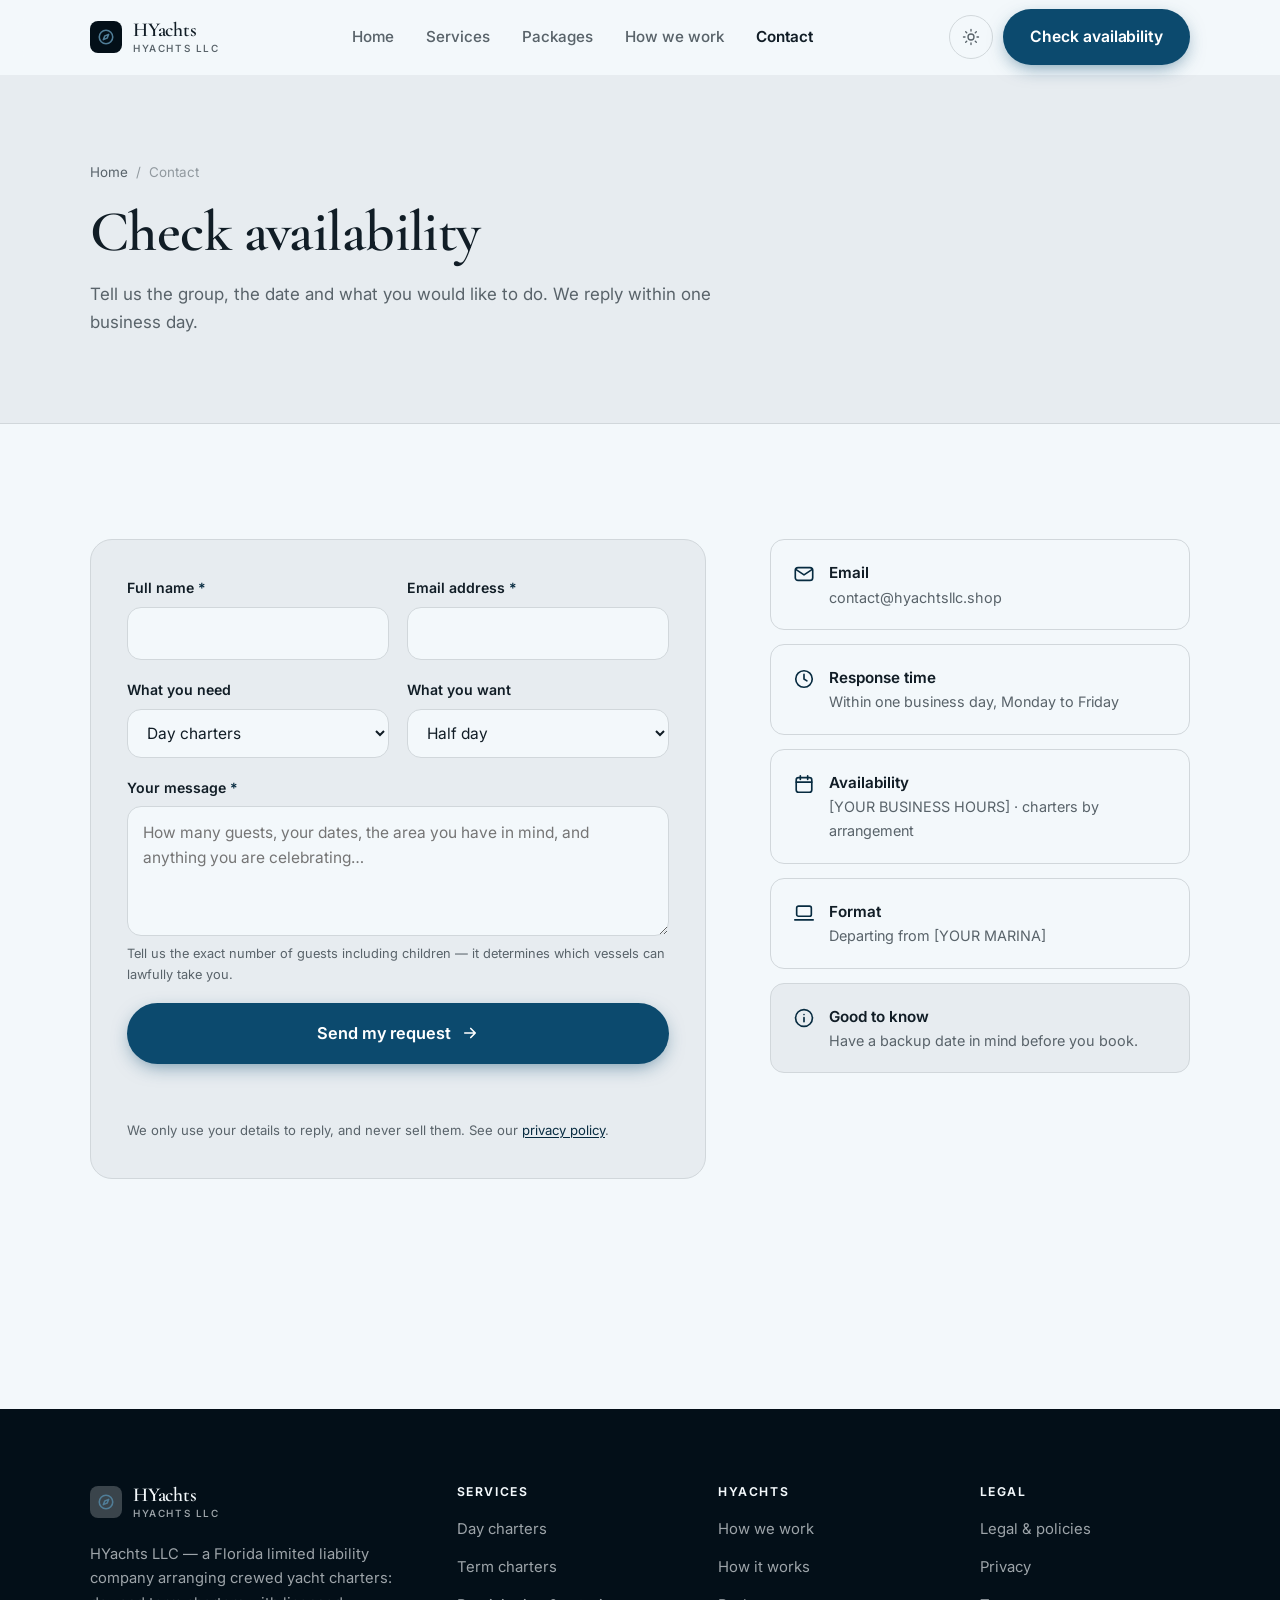
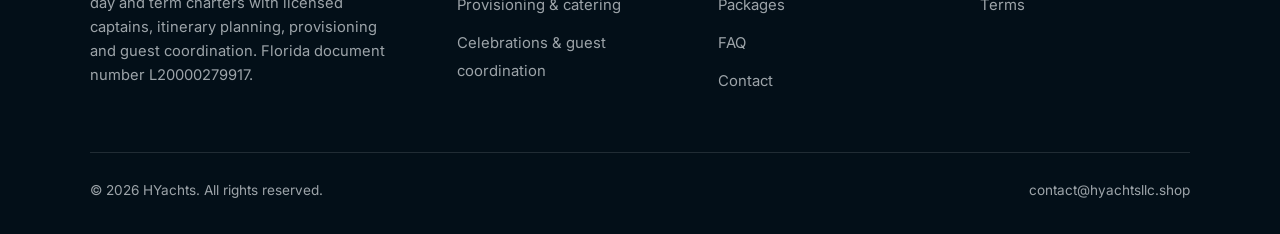
<file: contact.html>
<!DOCTYPE html>
<html lang="en" class="no-js">
<head>
<meta charset="utf-8">
<meta name="viewport" content="width=device-width, initial-scale=1">
<title>Contact — HYachts</title>
<meta name="description" content="Contact HYachts LLC about a charter. We reply within one business day.">
<link rel="canonical" href="https://hyachtsllc.shop/contact.html">

<meta property="og:type" content="website">
<meta property="og:url" content="https://hyachtsllc.shop/contact.html">
<meta property="og:site_name" content="HYachts">
<meta property="og:locale" content="en_US">
<meta property="og:title" content="Contact — HYachts">
<meta property="og:description" content="Contact HYachts LLC about a charter. We reply within one business day.">
<meta name="theme-color" content="#030f18">

<link rel="icon" href="assets/img/favicon.svg" type="image/svg+xml">
<link rel="preconnect" href="https://fonts.googleapis.com">
<link rel="preconnect" href="https://fonts.gstatic.com" crossorigin>
<link rel="stylesheet" href="https://fonts.googleapis.com/css2?family=Cormorant+Garamond:wght@400;600;700&family=Inter:wght@400..700&display=swap">
<link rel="stylesheet" href="assets/css/style.css">

<!-- Thème appliqué avant le premier rendu (évite le flash) -->
<script>
document.documentElement.classList.remove('no-js');
(function(){try{var t=localStorage.getItem('site-theme');if(t){document.documentElement.setAttribute('data-theme',t);}}catch(e){}})();
</script>
</head>

<body>
<a class="skip-link" href="#main">Skip to main content</a>

<header class="site-header">
  <nav class="wrap nav" aria-label="Main navigation">
    <a class="brand" href="index.html">
      <svg class="brand__mark" viewBox="0 0 64 64" aria-hidden="true">
        <rect class="bm-bg" width="64" height="64" rx="16"/>
        <g class="bm-ic" transform="translate(14 14) scale(1.5)" fill="none" stroke-width="2.1" stroke-linecap="round" stroke-linejoin="round"><circle cx="12" cy="12" r="9"/><path d="M15.5 8.5 13.5 13.5 8.5 15.5 10.5 10.5z"/></g>
      </svg>
      <span>HYachts<span class="brand__sub">HYachts LLC</span></span>
    </a>

    <ul class="nav__links" id="nav-links">
      <li><a href="index.html">Home</a></li>
      <li><a href="programs.html">Services</a></li>
      <li><a href="index.html#pricing">Packages</a></li>
      <li><a href="about.html">How we work</a></li>
      <li><a href="contact.html" aria-current="page">Contact</a></li>
      <li><a class="btn btn--primary" href="contact.html">Check availability</a></li>
    </ul>

    <div class="nav__cta">
      <button class="theme-toggle" type="button" aria-label="Switch to dark theme">
        <svg class="icon-sun" viewBox="0 0 24 24" fill="none" stroke="currentColor" stroke-width="1.8" stroke-linecap="round" aria-hidden="true"><circle cx="12" cy="12" r="4"/><path d="M12 2v2m0 16v2M2 12h2m16 0h2M4.9 4.9l1.4 1.4m11.4 11.4 1.4 1.4M19.1 4.9l-1.4 1.4M6.3 17.7l-1.4 1.4"/></svg>
        <svg class="icon-moon" viewBox="0 0 24 24" fill="none" stroke="currentColor" stroke-width="1.8" stroke-linecap="round" stroke-linejoin="round" aria-hidden="true"><path d="M21 12.8A9 9 0 1 1 11.2 3a7 7 0 0 0 9.8 9.8z"/></svg>
      </button>
      <a class="btn btn--primary" href="contact.html">Check availability</a>
      <button class="nav__toggle" type="button" aria-expanded="false" aria-controls="nav-links" aria-label="Open menu">
        <svg class="icon-open" viewBox="0 0 24 24" fill="none" stroke="currentColor" stroke-width="2" stroke-linecap="round" aria-hidden="true"><path d="M3 6h18M3 12h18M3 18h18"/></svg>
        <svg class="icon-close" viewBox="0 0 24 24" fill="none" stroke="currentColor" stroke-width="2" stroke-linecap="round" aria-hidden="true"><path d="M6 6l12 12M18 6L6 18"/></svg>
      </button>
    </div>
  </nav>
</header>

<main id="main">

<section class="page-head">
  <div class="wrap">
    <nav class="breadcrumb" aria-label="Breadcrumb">
      <a href="index.html">Home</a><span>/</span><span aria-current="page">Contact</span>
    </nav>
    <h1>Check availability</h1>
    <p>Tell us the group, the date and what you would like to do. We reply within one business day.</p>
  </div>
</section>

<section class="section wrap">
  <div class="form-layout">

    <!--
      FORM: the action attribute holds a placeholder id. Create a free form at
      https://formspree.io and replace VOTRE_ID_FORMSPREE. Until then, the button
      opens the visitor's email app with a pre-filled message to contact@hyachtsllc.shop.
    -->
    <form class="form" id="contact-form" action="https://formspree.io/f/VOTRE_ID_FORMSPREE" method="POST"
          data-email="contact@hyachtsllc.shop" data-subject="Charter enquiry"
          data-msg-mail="Your email app will open with the message ready to send." data-msg-sending="Sending…"
          data-msg-ok="Thanks! Your message is on its way. We reply within one business day." data-msg-err="Sending failed. Please email us directly at">
      <div class="form__row">
        <div class="field">
          <label for="nom">Full name <span class="req" aria-hidden="true">*</span></label>
          <input type="text" id="nom" name="nom" autocomplete="name" required>
        </div>
        <div class="field">
          <label for="email">Email address <span class="req" aria-hidden="true">*</span></label>
          <input type="email" id="email" name="email" autocomplete="email" required>
        </div>
      </div>

      <div class="form__row">
        <div class="field">
          <label for="programme">What you need</label>
          <select id="programme" name="programme">
            <option>Day charters</option>
            <option>Term charters</option>
            <option>Provisioning &amp; catering</option>
            <option>Celebrations &amp; guest coordination</option>
            <option>Not sure yet</option>
          </select>
        </div>
        <div class="field">
          <label for="niveau">What you want</label>
          <select id="niveau" name="niveau">
            <option>Half day</option>
            <option>Full day</option>
            <option>Multi-day charter</option>
            <option>A celebration</option>
          </select>
        </div>
      </div>

      <div class="field">
        <label for="message">Your message <span class="req" aria-hidden="true">*</span></label>
        <textarea id="message" name="message" required placeholder="How many guests, your dates, the area you have in mind, and anything you are celebrating…"></textarea>
        <span class="field__hint">Tell us the exact number of guests including children — it determines which vessels can lawfully take you.</span>
      </div>

      <!-- Bot trap: hidden from humans -->
      <div class="visually-hidden" aria-hidden="true">
        <label for="site-web">Leave this field empty</label>
        <input type="text" id="site-web" name="_gotcha" tabindex="-1" autocomplete="off">
      </div>

      <button class="btn btn--primary btn--lg" type="submit">Send my request <svg viewBox="0 0 24 24" fill="none" stroke="currentColor" stroke-width="2.2" stroke-linecap="round" stroke-linejoin="round" aria-hidden="true"><path d="M5 12h14M13 6l6 6-6 6"/></svg></button>

      <p id="form-status" class="form__status" role="status" aria-live="polite"></p>

      <p class="form__note">
        We only use your details to reply, and never sell them. See our <a href="legal.html#privacy">privacy policy</a>.
      </p>
    </form>

    <aside class="contact-aside">
      <div class="contact-card">
        <svg viewBox="0 0 24 24" fill="none" stroke="currentColor" stroke-width="1.8" stroke-linecap="round" stroke-linejoin="round" aria-hidden="true"><rect x="2.5" y="5" width="19" height="14" rx="3"/><path d="M3 7l9 6 9-6"/></svg>
        <div><b>Email</b><a href="mailto:contact@hyachtsllc.shop">contact@hyachtsllc.shop</a></div>
      </div>
      <div class="contact-card">
        <svg viewBox="0 0 24 24" fill="none" stroke="currentColor" stroke-width="1.8" stroke-linecap="round" stroke-linejoin="round" aria-hidden="true"><circle cx="12" cy="12" r="9"/><path d="M12 7v5l3.2 2"/></svg>
        <div><b>Response time</b><span>Within one business day, Monday to Friday</span></div>
      </div>
      <div class="contact-card">
        <svg viewBox="0 0 24 24" fill="none" stroke="currentColor" stroke-width="1.8" stroke-linecap="round" stroke-linejoin="round" aria-hidden="true"><rect x="3.5" y="5" width="17" height="16" rx="2.5"/><path d="M8 3v4M16 3v4M3.5 10h17"/></svg>
        <div><b>Availability</b><span>[YOUR BUSINESS HOURS] · charters by arrangement</span></div>
      </div>
      <div class="contact-card">
        <svg viewBox="0 0 24 24" fill="none" stroke="currentColor" stroke-width="1.8" stroke-linecap="round" stroke-linejoin="round" aria-hidden="true"><rect x="4" y="4.5" width="16" height="11" rx="2"/><path d="M2 19.5h20"/></svg>
        <div><b>Format</b><span>Departing from [YOUR MARINA]</span></div>
      </div>
      <div class="contact-card contact-card--soft">
        <svg viewBox="0 0 24 24" fill="none" stroke="currentColor" stroke-width="1.8" stroke-linecap="round" stroke-linejoin="round" aria-hidden="true"><circle cx="12" cy="12" r="9.2"/><path d="M12 16v-4.5M12 8.2v.1"/></svg>
        <div><b>Good to know</b><span>Have a backup date in mind before you book.</span></div>
      </div>
    </aside>

  </div>
</section>

</main>

<footer class="site-footer">
  <div class="wrap">
    <div class="footer__grid">
      <div class="footer__brand">
        <a class="brand" href="index.html">
          <svg class="brand__mark" viewBox="0 0 64 64" aria-hidden="true">
        <rect class="bm-bg" width="64" height="64" rx="16"/>
        <g class="bm-ic" transform="translate(14 14) scale(1.5)" fill="none" stroke-width="2.1" stroke-linecap="round" stroke-linejoin="round"><circle cx="12" cy="12" r="9"/><path d="M15.5 8.5 13.5 13.5 8.5 15.5 10.5 10.5z"/></g>
      </svg>
          <span>HYachts<span class="brand__sub">HYachts LLC</span></span>
        </a>
        <p>HYachts LLC — a Florida limited liability company arranging crewed yacht charters: day and term charters with licensed captains, itinerary planning, provisioning and guest coordination. Florida document number L20000279917.</p>
      </div>

      <div class="footer__col">
        <h4>Services</h4>
        <ul>
          <li><a href="programs.html#day">Day charters</a></li>
          <li><a href="programs.html#term">Term charters</a></li>
          <li><a href="programs.html#provisioning">Provisioning &amp; catering</a></li>
          <li><a href="programs.html#events">Celebrations &amp; guest coordination</a></li>
        </ul>
      </div>

      <div class="footer__col">
        <h4>HYachts</h4>
        <ul>
          <li><a href="about.html">How we work</a></li>
          <li><a href="index.html#how-it-works">How it works</a></li>
          <li><a href="index.html#pricing">Packages</a></li>
          <li><a href="index.html#faq">FAQ</a></li>
          <li><a href="contact.html">Contact</a></li>
        </ul>
      </div>

      <div class="footer__col">
        <h4>Legal</h4>
        <ul>
          <li><a href="legal.html">Legal &amp; policies</a></li>
          <li><a href="legal.html#privacy">Privacy</a></li>
          <li><a href="legal.html#terms">Terms</a></li>
        </ul>
      </div>
    </div>

    <div class="footer__bottom">
      <p>© <span data-year>2026</span> HYachts. All rights reserved.</p>
      <p><a href="mailto:contact@hyachtsllc.shop">contact@hyachtsllc.shop</a></p>
    </div>
  </div>
</footer>

<script src="assets/js/main.js" defer></script>
</body>
</html>
</file>
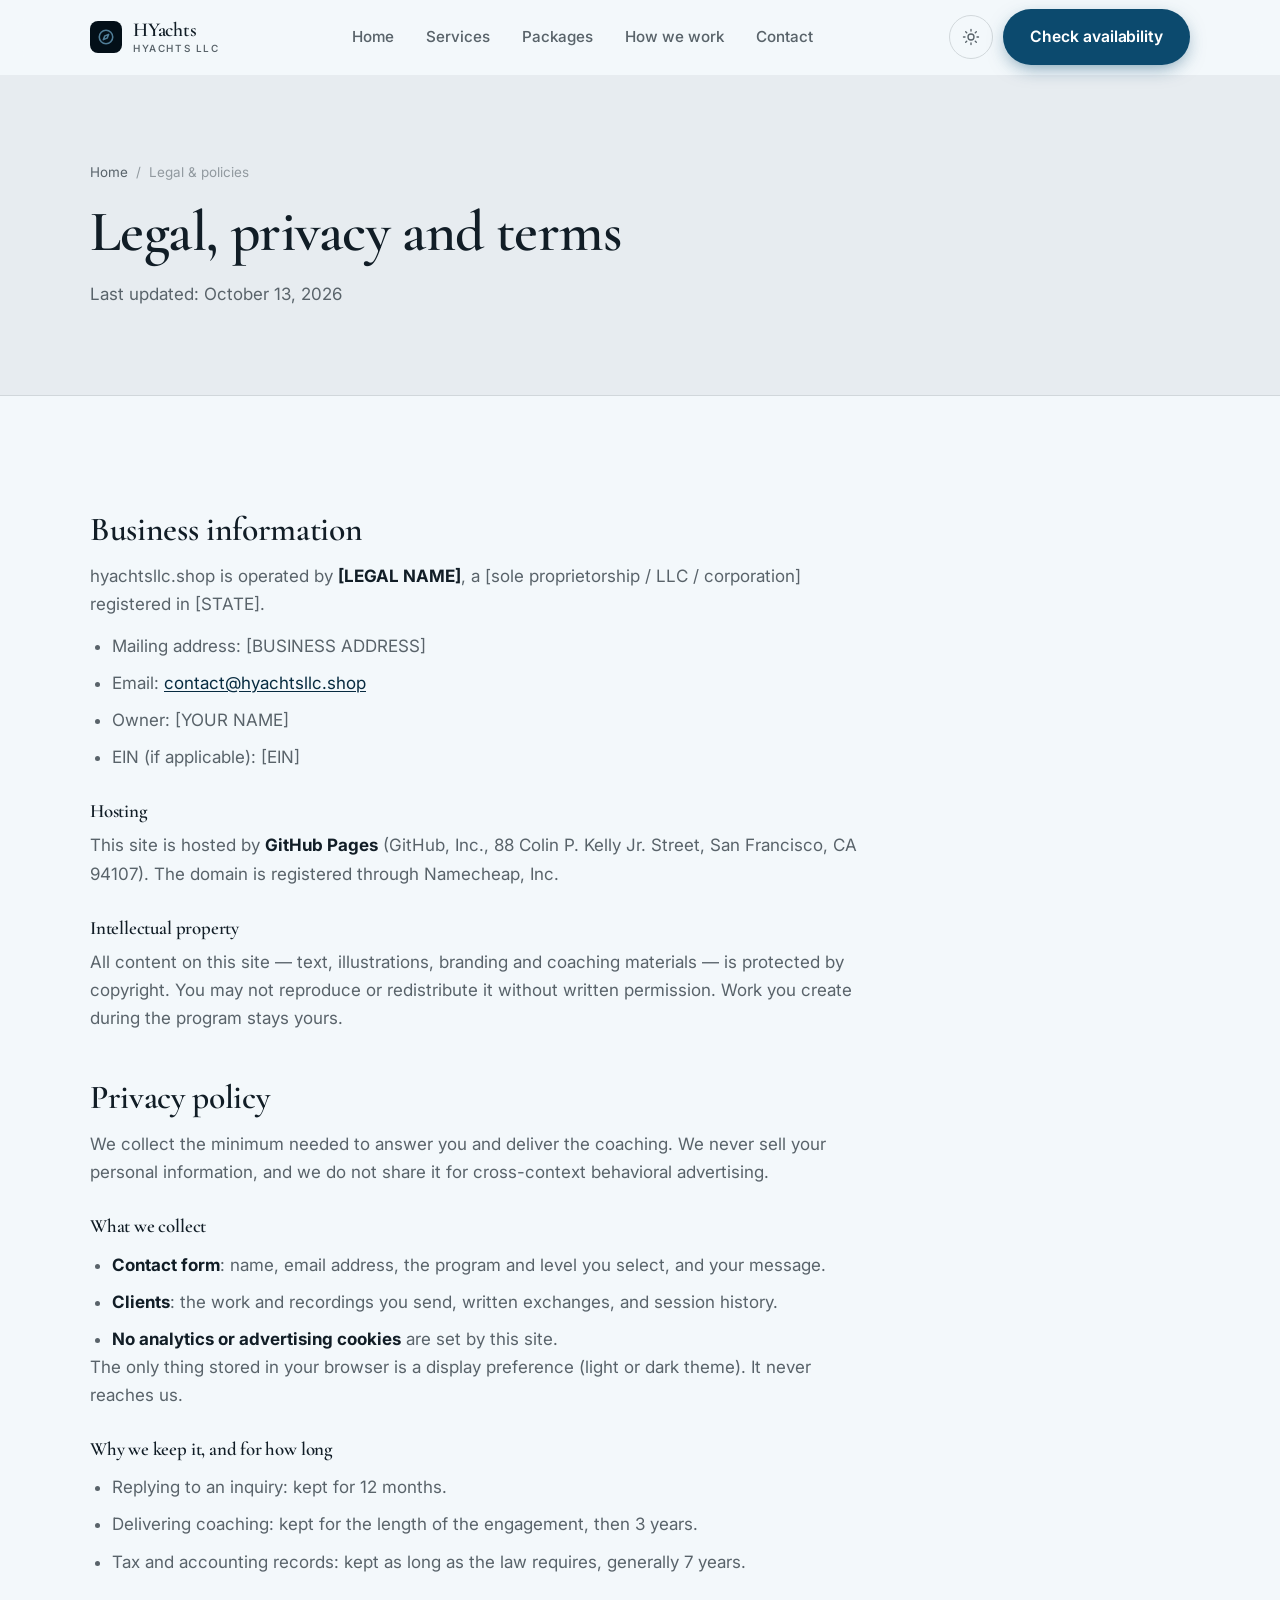
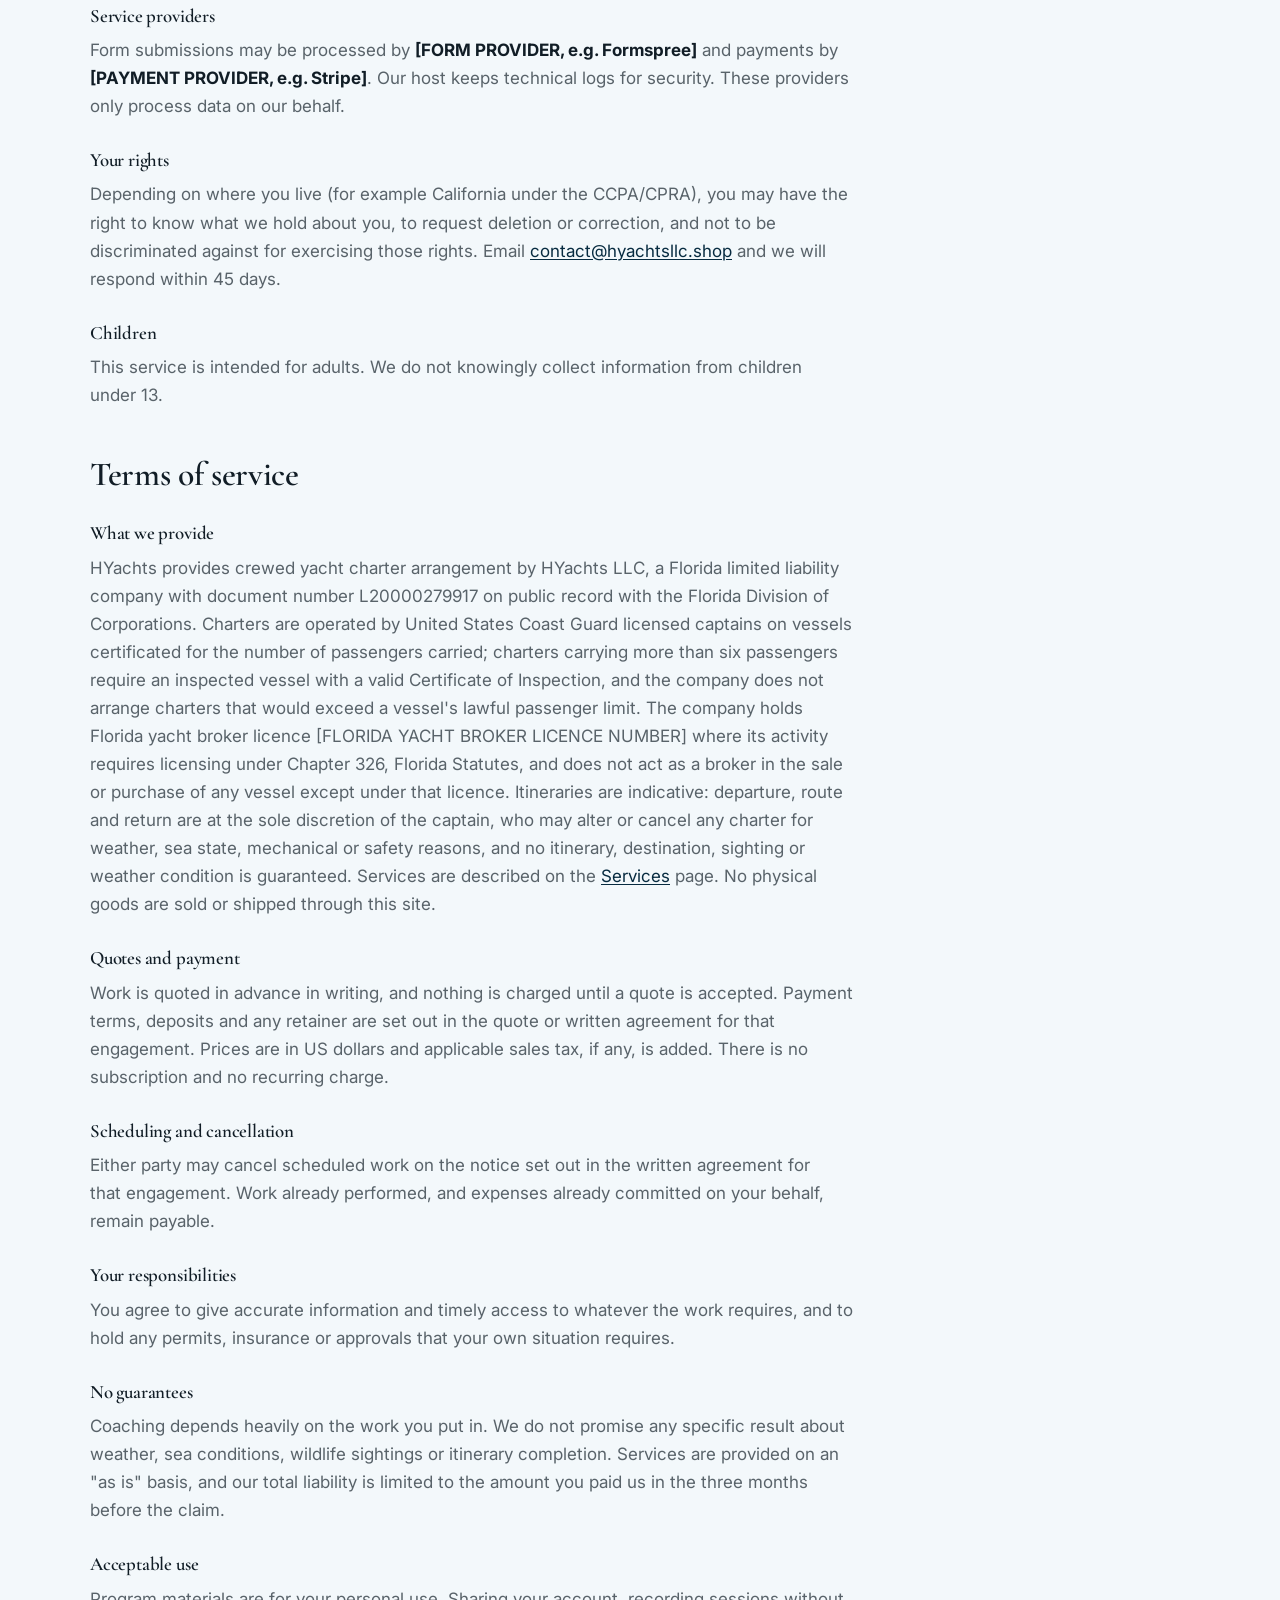
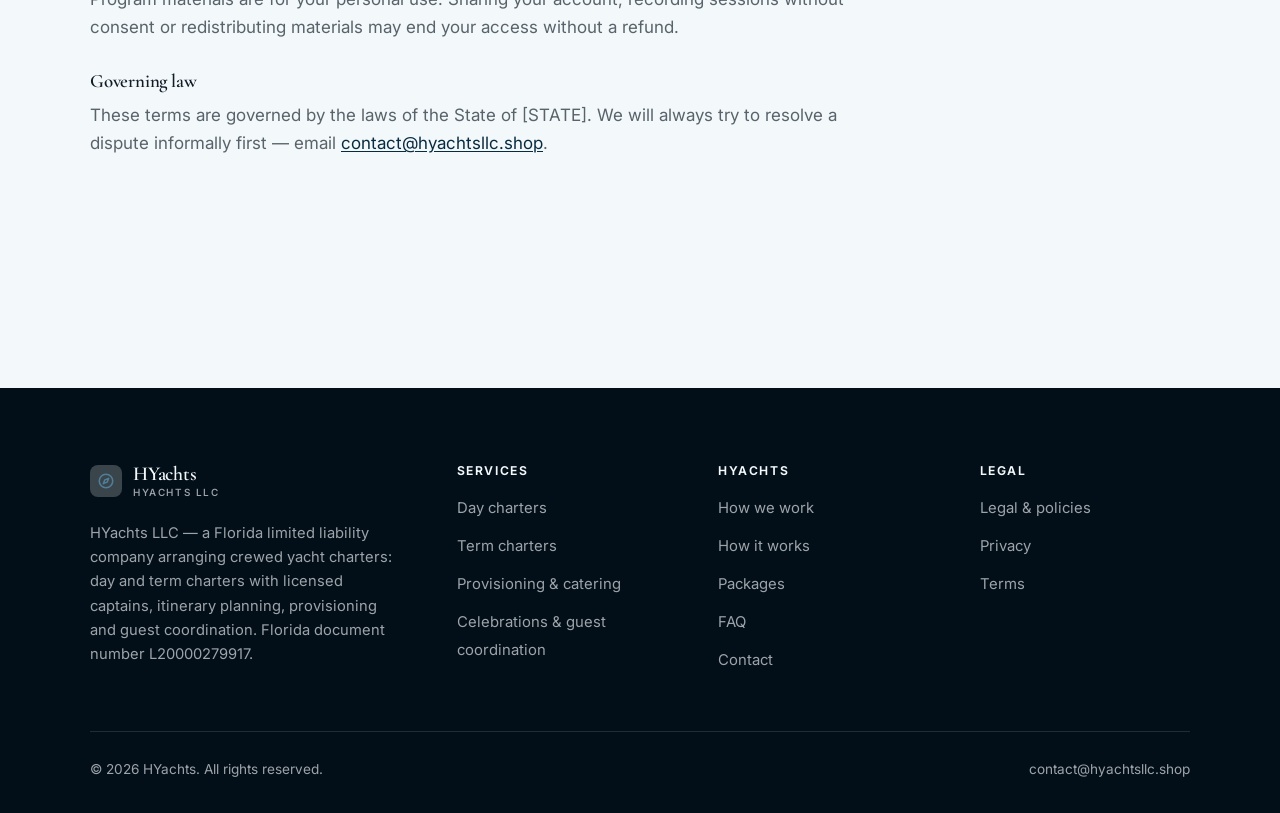
<file: legal.html>
<!DOCTYPE html>
<html lang="en" class="no-js">
<head>
<meta charset="utf-8">
<meta name="viewport" content="width=device-width, initial-scale=1">
<title>Legal, privacy and terms — HYachts</title>
<meta name="description" content="Business information, privacy policy and terms of service for HYachts.">
<meta name="robots" content="noindex">

<meta property="og:type" content="website">
<meta property="og:url" content="https://hyachtsllc.shop/legal.html">
<meta property="og:site_name" content="HYachts">
<meta property="og:locale" content="en_US">
<meta property="og:title" content="Legal, privacy and terms — HYachts">
<meta property="og:description" content="Business information, privacy policy and terms of service for HYachts.">
<meta name="theme-color" content="#030f18">

<link rel="icon" href="assets/img/favicon.svg" type="image/svg+xml">
<link rel="preconnect" href="https://fonts.googleapis.com">
<link rel="preconnect" href="https://fonts.gstatic.com" crossorigin>
<link rel="stylesheet" href="https://fonts.googleapis.com/css2?family=Cormorant+Garamond:wght@400;600;700&family=Inter:wght@400..700&display=swap">
<link rel="stylesheet" href="assets/css/style.css">

<!-- Thème appliqué avant le premier rendu (évite le flash) -->
<script>
document.documentElement.classList.remove('no-js');
(function(){try{var t=localStorage.getItem('site-theme');if(t){document.documentElement.setAttribute('data-theme',t);}}catch(e){}})();
</script>
</head>

<body>
<a class="skip-link" href="#main">Skip to main content</a>

<header class="site-header">
  <nav class="wrap nav" aria-label="Main navigation">
    <a class="brand" href="index.html">
      <svg class="brand__mark" viewBox="0 0 64 64" aria-hidden="true">
        <rect class="bm-bg" width="64" height="64" rx="16"/>
        <g class="bm-ic" transform="translate(14 14) scale(1.5)" fill="none" stroke-width="2.1" stroke-linecap="round" stroke-linejoin="round"><circle cx="12" cy="12" r="9"/><path d="M15.5 8.5 13.5 13.5 8.5 15.5 10.5 10.5z"/></g>
      </svg>
      <span>HYachts<span class="brand__sub">HYachts LLC</span></span>
    </a>

    <ul class="nav__links" id="nav-links">
      <li><a href="index.html">Home</a></li>
      <li><a href="programs.html">Services</a></li>
      <li><a href="index.html#pricing">Packages</a></li>
      <li><a href="about.html">How we work</a></li>
      <li><a href="contact.html">Contact</a></li>
      <li><a class="btn btn--primary" href="contact.html">Check availability</a></li>
    </ul>

    <div class="nav__cta">
      <button class="theme-toggle" type="button" aria-label="Switch to dark theme">
        <svg class="icon-sun" viewBox="0 0 24 24" fill="none" stroke="currentColor" stroke-width="1.8" stroke-linecap="round" aria-hidden="true"><circle cx="12" cy="12" r="4"/><path d="M12 2v2m0 16v2M2 12h2m16 0h2M4.9 4.9l1.4 1.4m11.4 11.4 1.4 1.4M19.1 4.9l-1.4 1.4M6.3 17.7l-1.4 1.4"/></svg>
        <svg class="icon-moon" viewBox="0 0 24 24" fill="none" stroke="currentColor" stroke-width="1.8" stroke-linecap="round" stroke-linejoin="round" aria-hidden="true"><path d="M21 12.8A9 9 0 1 1 11.2 3a7 7 0 0 0 9.8 9.8z"/></svg>
      </button>
      <a class="btn btn--primary" href="contact.html">Check availability</a>
      <button class="nav__toggle" type="button" aria-expanded="false" aria-controls="nav-links" aria-label="Open menu">
        <svg class="icon-open" viewBox="0 0 24 24" fill="none" stroke="currentColor" stroke-width="2" stroke-linecap="round" aria-hidden="true"><path d="M3 6h18M3 12h18M3 18h18"/></svg>
        <svg class="icon-close" viewBox="0 0 24 24" fill="none" stroke="currentColor" stroke-width="2" stroke-linecap="round" aria-hidden="true"><path d="M6 6l12 12M18 6L6 18"/></svg>
      </button>
    </div>
  </nav>
</header>

<main id="main">

<section class="page-head">
  <div class="wrap">
    <nav class="breadcrumb" aria-label="Breadcrumb">
      <a href="index.html">Home</a><span>/</span><span aria-current="page">Legal &amp; policies</span>
    </nav>
    <h1>Legal, privacy and terms</h1>
    <p>Last updated: <time datetime="2026-10-13">October 13, 2026</time></p>
  </div>
</section>

<section class="section wrap">
  <div class="prose">

    <!--
      TO DO: this is a skeleton, not legal advice. Replace every [BRACKET] with
      your real details before selling, and have a lawyer review it if you can.
      Consumer protection rules differ by state.
    -->

    <h2 id="business">Business information</h2>
    <p>
      hyachtsllc.shop is operated by <strong>[LEGAL NAME]</strong>, a [sole proprietorship / LLC / corporation]
      registered in [STATE].
    </p>
    <ul>
      <li>Mailing address: [BUSINESS ADDRESS]</li>
      <li>Email: <a href="mailto:contact@hyachtsllc.shop">contact@hyachtsllc.shop</a></li>
      <li>Owner: [YOUR NAME]</li>
      <li>EIN (if applicable): [EIN]</li>
    </ul>

    <h3>Hosting</h3>
    <p>
      This site is hosted by <strong>GitHub Pages</strong> (GitHub, Inc., 88 Colin P. Kelly Jr. Street,
      San Francisco, CA 94107). The domain is registered through Namecheap, Inc.
    </p>

    <h3>Intellectual property</h3>
    <p>
      All content on this site — text, illustrations, branding and coaching materials — is protected by
      copyright. You may not reproduce or redistribute it without written permission. Work you create during
      the program stays yours.
    </p>

    <h2 id="privacy">Privacy policy</h2>
    <p>
      We collect the minimum needed to answer you and deliver the coaching. We never sell your personal
      information, and we do not share it for cross-context behavioral advertising.
    </p>
    <h3>What we collect</h3>
    <ul>
      <li><strong>Contact form</strong>: name, email address, the program and level you select, and your message.</li>
      <li><strong>Clients</strong>: the work and recordings you send, written exchanges, and session history.</li>
      <li><strong>No analytics or advertising cookies</strong> are set by this site.</li>
    </ul>
    <p>
      The only thing stored in your browser is a display preference (light or dark theme). It never reaches us.
    </p>
    <h3>Why we keep it, and for how long</h3>
    <ul>
      <li>Replying to an inquiry: kept for 12 months.</li>
      <li>Delivering coaching: kept for the length of the engagement, then 3 years.</li>
      <li>Tax and accounting records: kept as long as the law requires, generally 7 years.</li>
    </ul>
    <h3>Service providers</h3>
    <p>
      Form submissions may be processed by <strong>[FORM PROVIDER, e.g. Formspree]</strong> and payments by
      <strong>[PAYMENT PROVIDER, e.g. Stripe]</strong>. Our host keeps technical logs for security. These
      providers only process data on our behalf.
    </p>
    <h3>Your rights</h3>
    <p>
      Depending on where you live (for example California under the CCPA/CPRA), you may have the right to
      know what we hold about you, to request deletion or correction, and not to be discriminated against for
      exercising those rights. Email <a href="mailto:contact@hyachtsllc.shop">contact@hyachtsllc.shop</a> and we will respond within 45 days.
    </p>
    <h3>Children</h3>
    <p>
      This service is intended for adults. We do not knowingly collect information from children under 13.
    </p>

    <h2 id="terms">Terms of service</h2>
    <h3>What we provide</h3>
    <p>
      HYachts provides crewed yacht charter arrangement by HYachts LLC, a Florida limited liability company with document number L20000279917 on public record with the Florida Division of Corporations. Charters are operated by United States Coast Guard licensed captains on vessels certificated for the number of passengers carried; charters carrying more than six passengers require an inspected vessel with a valid Certificate of Inspection, and the company does not arrange charters that would exceed a vessel's lawful passenger limit. The company holds Florida yacht broker licence [FLORIDA YACHT BROKER LICENCE NUMBER] where its activity requires licensing under Chapter 326, Florida Statutes, and does not act as a broker in the sale or purchase of any vessel except under that licence. Itineraries are indicative: departure, route and return are at the sole discretion of the captain, who may alter or cancel any charter for weather, sea state, mechanical or safety reasons, and no itinerary, destination, sighting or weather condition is guaranteed. Services are described on the
      <a href="programs.html">Services</a> page. No physical goods are sold or shipped through this site.
    </p>
    <h3>Quotes and payment</h3>
    <p>
      Work is quoted in advance in writing, and nothing is charged until a quote is accepted. Payment terms,
      deposits and any retainer are set out in the quote or written agreement for that engagement. Prices are in
      US dollars and applicable sales tax, if any, is added. There is no subscription and no recurring charge.
    </p>
    <h3>Scheduling and cancellation</h3>
    <p>
      Either party may cancel scheduled work on the notice set out in the written agreement for that engagement.
      Work already performed, and expenses already committed on your behalf, remain payable.
    </p>
    <h3>Your responsibilities</h3>
    <p>
      You agree to give accurate information and timely access to whatever the work requires, and to hold any
      permits, insurance or approvals that your own situation requires.
    </p>

    <h3>No guarantees</h3>
    <p>
      Coaching depends heavily on the work you put in. We do not promise any specific result
      about weather, sea conditions, wildlife sightings or itinerary completion. Services are provided on an "as is" basis, and our total
      liability is limited to the amount you paid us in the three months before the claim.
    </p>
    <h3>Acceptable use</h3>
    <p>
      Program materials are for your personal use. Sharing your account, recording sessions without consent
      or redistributing materials may end your access without a refund.
    </p>
    <h3>Governing law</h3>
    <p>
      These terms are governed by the laws of the State of [STATE]. We will always try to resolve a dispute
      informally first — email <a href="mailto:contact@hyachtsllc.shop">contact@hyachtsllc.shop</a>.
    </p>

  </div>
</section>

</main>

<footer class="site-footer">
  <div class="wrap">
    <div class="footer__grid">
      <div class="footer__brand">
        <a class="brand" href="index.html">
          <svg class="brand__mark" viewBox="0 0 64 64" aria-hidden="true">
        <rect class="bm-bg" width="64" height="64" rx="16"/>
        <g class="bm-ic" transform="translate(14 14) scale(1.5)" fill="none" stroke-width="2.1" stroke-linecap="round" stroke-linejoin="round"><circle cx="12" cy="12" r="9"/><path d="M15.5 8.5 13.5 13.5 8.5 15.5 10.5 10.5z"/></g>
      </svg>
          <span>HYachts<span class="brand__sub">HYachts LLC</span></span>
        </a>
        <p>HYachts LLC — a Florida limited liability company arranging crewed yacht charters: day and term charters with licensed captains, itinerary planning, provisioning and guest coordination. Florida document number L20000279917.</p>
      </div>

      <div class="footer__col">
        <h4>Services</h4>
        <ul>
          <li><a href="programs.html#day">Day charters</a></li>
          <li><a href="programs.html#term">Term charters</a></li>
          <li><a href="programs.html#provisioning">Provisioning &amp; catering</a></li>
          <li><a href="programs.html#events">Celebrations &amp; guest coordination</a></li>
        </ul>
      </div>

      <div class="footer__col">
        <h4>HYachts</h4>
        <ul>
          <li><a href="about.html">How we work</a></li>
          <li><a href="index.html#how-it-works">How it works</a></li>
          <li><a href="index.html#pricing">Packages</a></li>
          <li><a href="index.html#faq">FAQ</a></li>
          <li><a href="contact.html">Contact</a></li>
        </ul>
      </div>

      <div class="footer__col">
        <h4>Legal</h4>
        <ul>
          <li><a href="legal.html">Legal &amp; policies</a></li>
          <li><a href="legal.html#privacy">Privacy</a></li>
          <li><a href="legal.html#terms">Terms</a></li>
        </ul>
      </div>
    </div>

    <div class="footer__bottom">
      <p>© <span data-year>2026</span> HYachts. All rights reserved.</p>
      <p><a href="mailto:contact@hyachtsllc.shop">contact@hyachtsllc.shop</a></p>
    </div>
  </div>
</footer>

<script src="assets/js/main.js" defer></script>
</body>
</html>
</file>
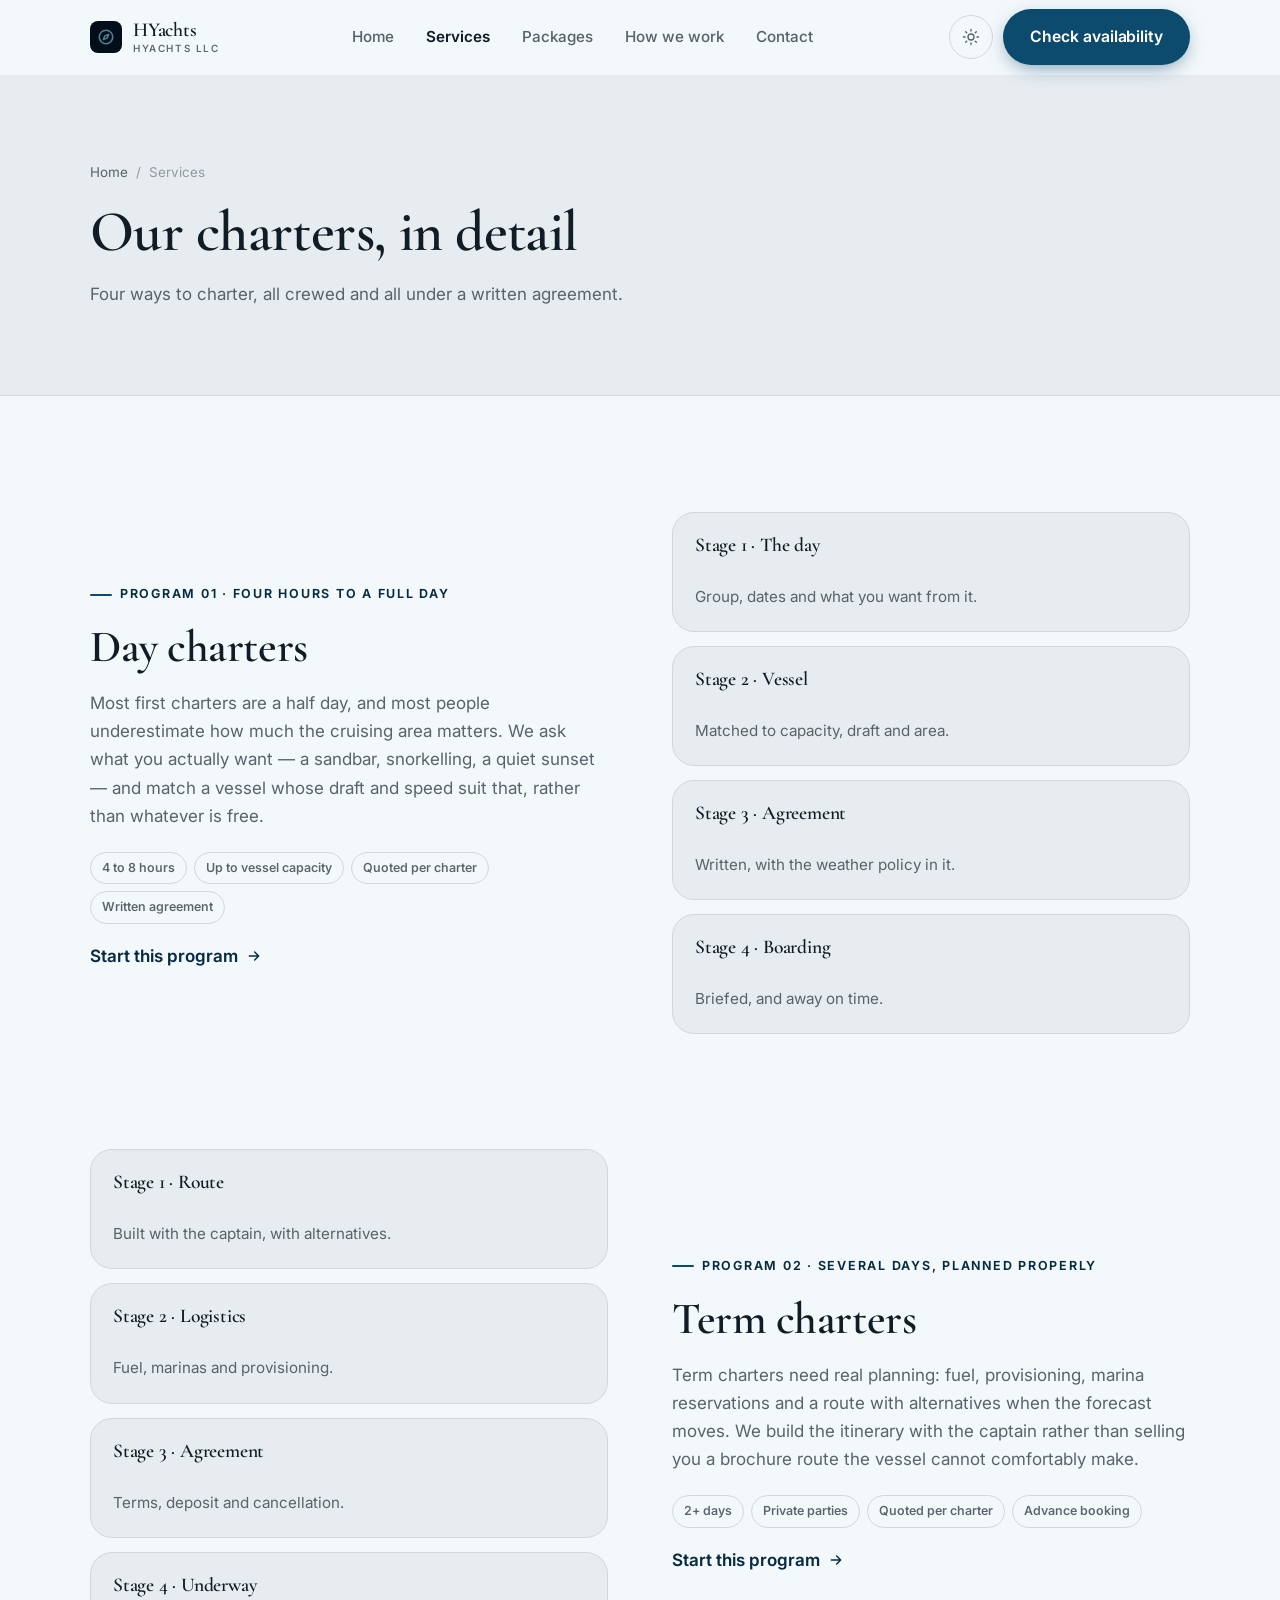
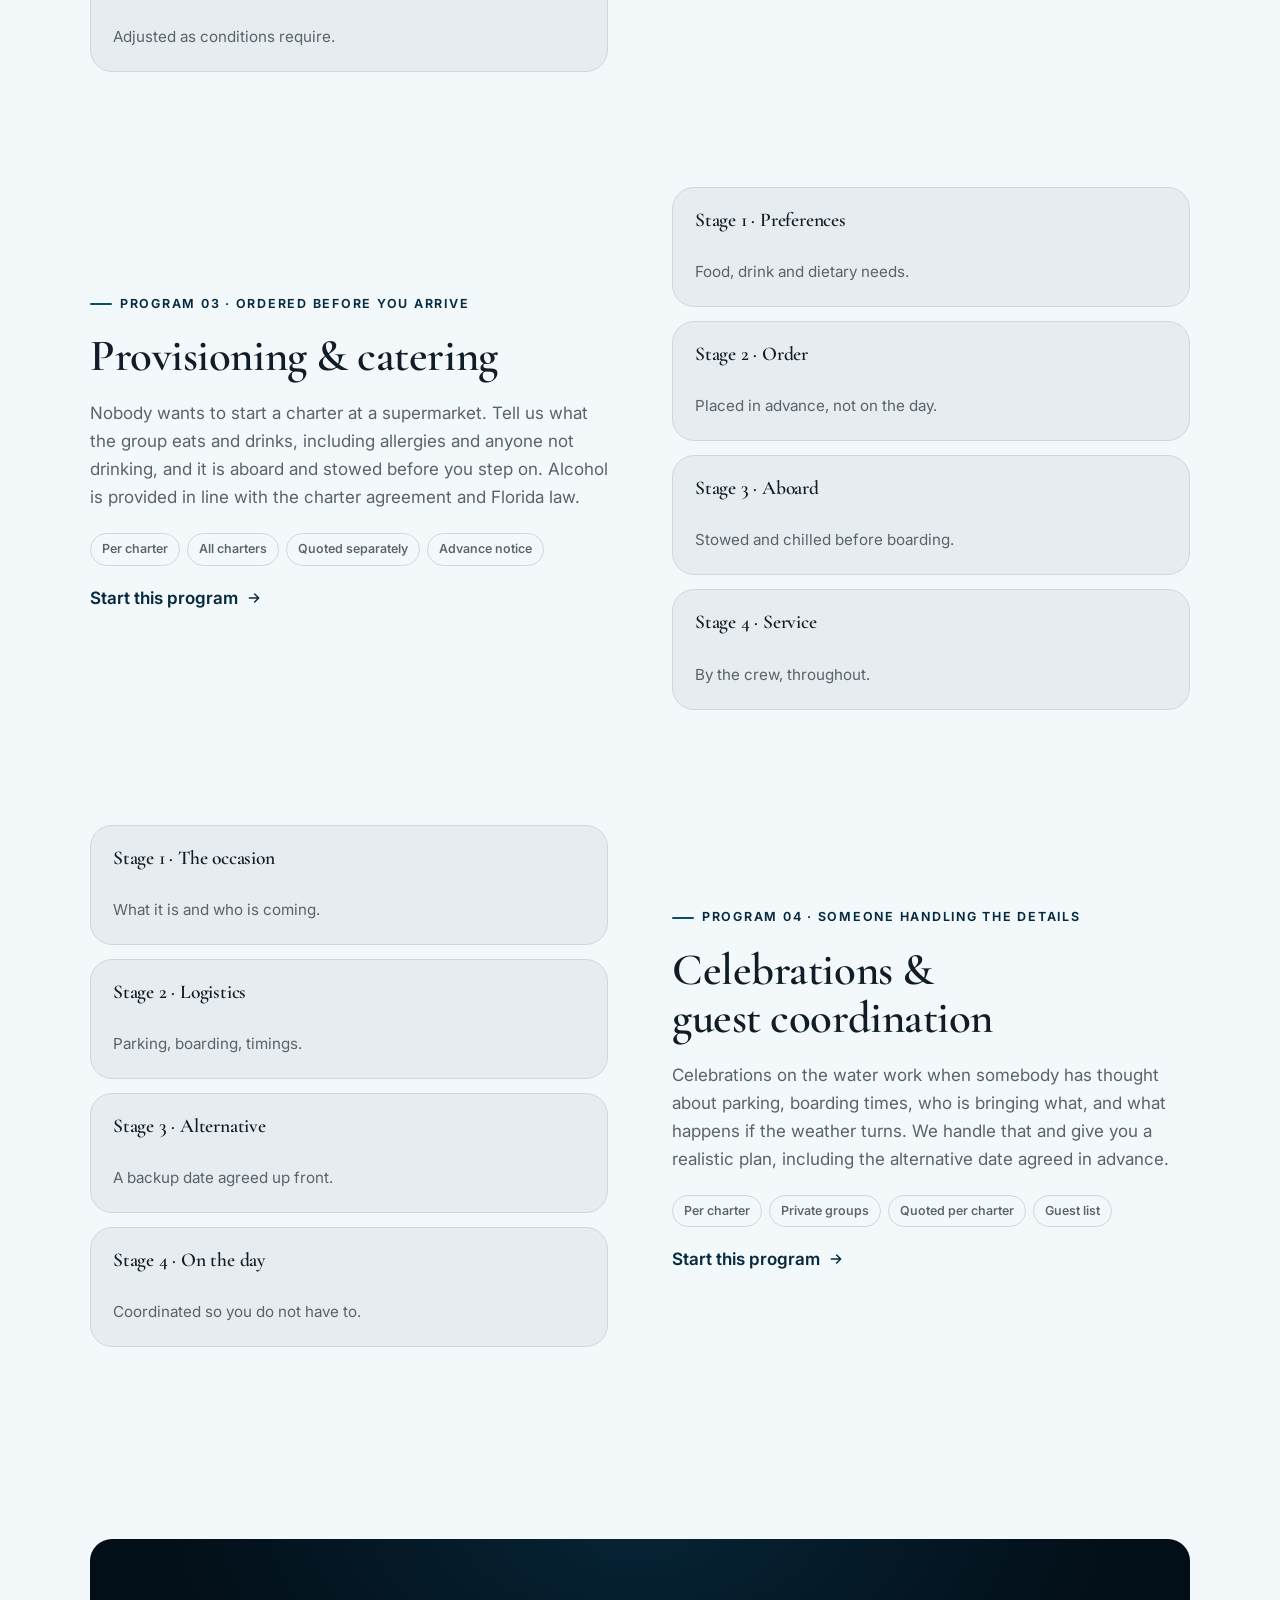
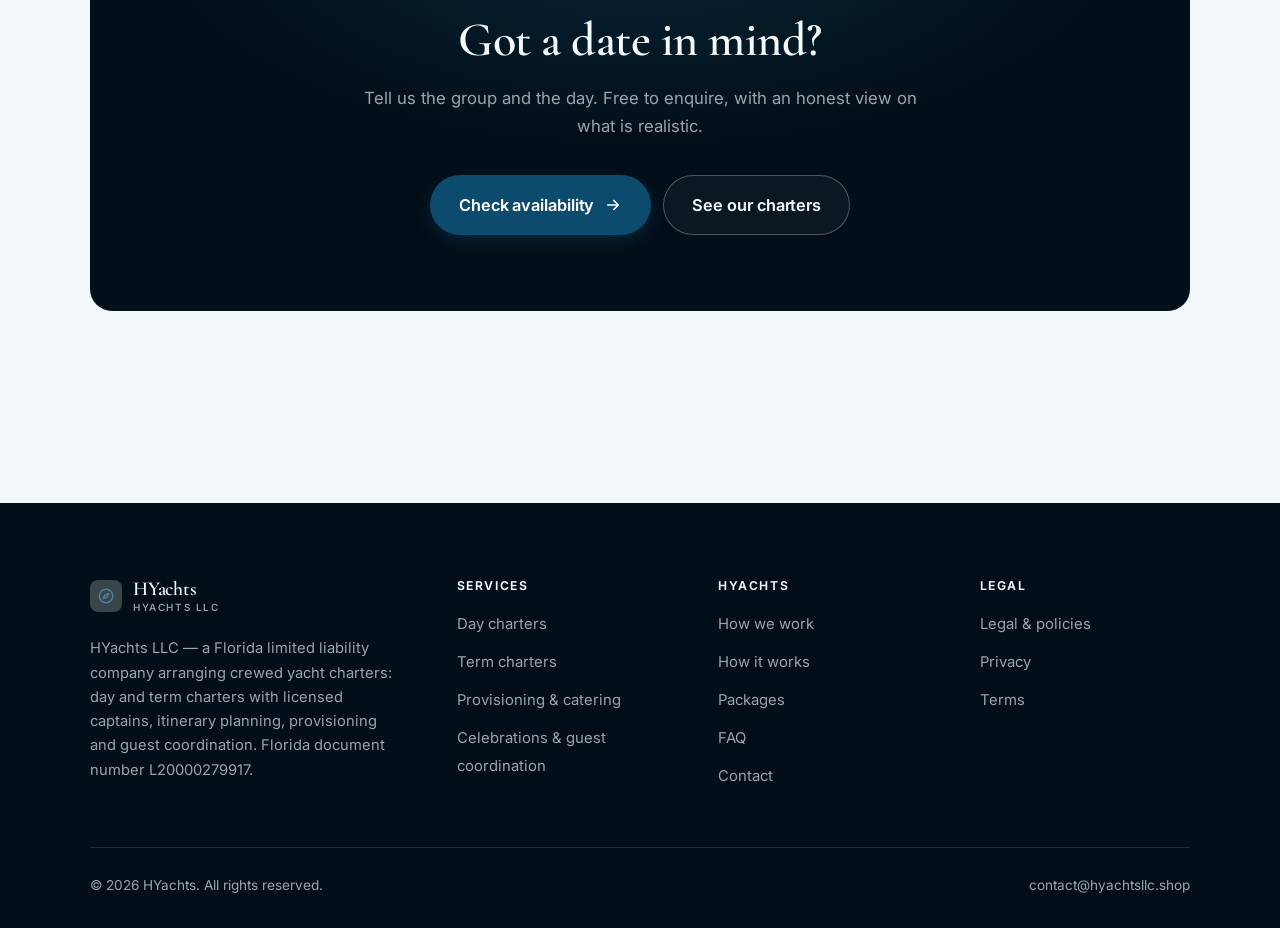
<file: programs.html>
<!DOCTYPE html>
<html lang="en" class="no-js">
<head>
<meta charset="utf-8">
<meta name="viewport" content="width=device-width, initial-scale=1">
<title>Services — HYachts</title>
<meta name="description" content="Charters from HYachts LLC: day charters, term charters, provisioning and catering, and celebrations.">
<link rel="canonical" href="https://hyachtsllc.shop/programs.html">

<meta property="og:type" content="website">
<meta property="og:url" content="https://hyachtsllc.shop/programs.html">
<meta property="og:site_name" content="HYachts">
<meta property="og:locale" content="en_US">
<meta property="og:title" content="Services — HYachts">
<meta property="og:description" content="Charters from HYachts LLC: day charters, term charters, provisioning and catering, and celebrations.">
<meta name="theme-color" content="#030f18">

<link rel="icon" href="assets/img/favicon.svg" type="image/svg+xml">
<link rel="preconnect" href="https://fonts.googleapis.com">
<link rel="preconnect" href="https://fonts.gstatic.com" crossorigin>
<link rel="stylesheet" href="https://fonts.googleapis.com/css2?family=Cormorant+Garamond:wght@400;600;700&family=Inter:wght@400..700&display=swap">
<link rel="stylesheet" href="assets/css/style.css">

<!-- Thème appliqué avant le premier rendu (évite le flash) -->
<script>
document.documentElement.classList.remove('no-js');
(function(){try{var t=localStorage.getItem('site-theme');if(t){document.documentElement.setAttribute('data-theme',t);}}catch(e){}})();
</script>
</head>

<body>
<a class="skip-link" href="#main">Skip to main content</a>

<header class="site-header">
  <nav class="wrap nav" aria-label="Main navigation">
    <a class="brand" href="index.html">
      <svg class="brand__mark" viewBox="0 0 64 64" aria-hidden="true">
        <rect class="bm-bg" width="64" height="64" rx="16"/>
        <g class="bm-ic" transform="translate(14 14) scale(1.5)" fill="none" stroke-width="2.1" stroke-linecap="round" stroke-linejoin="round"><circle cx="12" cy="12" r="9"/><path d="M15.5 8.5 13.5 13.5 8.5 15.5 10.5 10.5z"/></g>
      </svg>
      <span>HYachts<span class="brand__sub">HYachts LLC</span></span>
    </a>

    <ul class="nav__links" id="nav-links">
      <li><a href="index.html">Home</a></li>
      <li><a href="programs.html" aria-current="page">Services</a></li>
      <li><a href="index.html#pricing">Packages</a></li>
      <li><a href="about.html">How we work</a></li>
      <li><a href="contact.html">Contact</a></li>
      <li><a class="btn btn--primary" href="contact.html">Check availability</a></li>
    </ul>

    <div class="nav__cta">
      <button class="theme-toggle" type="button" aria-label="Switch to dark theme">
        <svg class="icon-sun" viewBox="0 0 24 24" fill="none" stroke="currentColor" stroke-width="1.8" stroke-linecap="round" aria-hidden="true"><circle cx="12" cy="12" r="4"/><path d="M12 2v2m0 16v2M2 12h2m16 0h2M4.9 4.9l1.4 1.4m11.4 11.4 1.4 1.4M19.1 4.9l-1.4 1.4M6.3 17.7l-1.4 1.4"/></svg>
        <svg class="icon-moon" viewBox="0 0 24 24" fill="none" stroke="currentColor" stroke-width="1.8" stroke-linecap="round" stroke-linejoin="round" aria-hidden="true"><path d="M21 12.8A9 9 0 1 1 11.2 3a7 7 0 0 0 9.8 9.8z"/></svg>
      </button>
      <a class="btn btn--primary" href="contact.html">Check availability</a>
      <button class="nav__toggle" type="button" aria-expanded="false" aria-controls="nav-links" aria-label="Open menu">
        <svg class="icon-open" viewBox="0 0 24 24" fill="none" stroke="currentColor" stroke-width="2" stroke-linecap="round" aria-hidden="true"><path d="M3 6h18M3 12h18M3 18h18"/></svg>
        <svg class="icon-close" viewBox="0 0 24 24" fill="none" stroke="currentColor" stroke-width="2" stroke-linecap="round" aria-hidden="true"><path d="M6 6l12 12M18 6L6 18"/></svg>
      </button>
    </div>
  </nav>
</header>

<main id="main">

<section class="page-head">
  <div class="wrap">
    <nav class="breadcrumb" aria-label="Breadcrumb">
      <a href="index.html">Home</a><span>/</span><span aria-current="page">Services</span>
    </nav>
    <h1>Our charters, in detail</h1>
    <p>Four ways to charter, all crewed and all under a written agreement.</p>
  </div>
</section>

<section class="section wrap" id="day">
  <div class="split reveal">
    <div>
      <span class="eyebrow">Program 01 · Four hours to a full day</span>
      <h2>Day charters</h2>
      <p>Most first charters are a half day, and most people underestimate how much the cruising area matters. We ask what you actually want — a sandbar, snorkelling, a quiet sunset — and match a vessel whose draft and speed suit that, rather than whatever is free.</p>
      <ul class="tags"><li>4 to 8 hours</li><li>Up to vessel capacity</li><li>Quoted per charter</li><li>Written agreement</li></ul>
      <p><a class="arrow-link" href="contact.html">Start this program <svg viewBox="0 0 24 24" fill="none" stroke="currentColor" stroke-width="2.2" stroke-linecap="round" stroke-linejoin="round" aria-hidden="true"><path d="M5 12h14M13 6l6 6-6 6"/></svg></a></p>
    </div>
    <div class="grid grid--2 grid--tight">
      <article class="card card--sm">
        <h3>Stage 1 · The day</h3>
        <p>Group, dates and what you want from it.</p>
      </article>
      <article class="card card--sm">
        <h3>Stage 2 · Vessel</h3>
        <p>Matched to capacity, draft and area.</p>
      </article>
      <article class="card card--sm">
        <h3>Stage 3 · Agreement</h3>
        <p>Written, with the weather policy in it.</p>
      </article>
      <article class="card card--sm">
        <h3>Stage 4 · Boarding</h3>
        <p>Briefed, and away on time.</p>
      </article>
    </div>
  </div>
</section>

<section class="section section--flush wrap" id="term">
  <div class="split reveal">
    <div class="grid grid--2 grid--tight">
      <article class="card card--sm">
        <h3>Stage 1 · Route</h3>
        <p>Built with the captain, with alternatives.</p>
      </article>
      <article class="card card--sm">
        <h3>Stage 2 · Logistics</h3>
        <p>Fuel, marinas and provisioning.</p>
      </article>
      <article class="card card--sm">
        <h3>Stage 3 · Agreement</h3>
        <p>Terms, deposit and cancellation.</p>
      </article>
      <article class="card card--sm">
        <h3>Stage 4 · Underway</h3>
        <p>Adjusted as conditions require.</p>
      </article>
    </div>
    <div>
      <span class="eyebrow">Program 02 · Several days, planned properly</span>
      <h2>Term charters</h2>
      <p>Term charters need real planning: fuel, provisioning, marina reservations and a route with alternatives when the forecast moves. We build the itinerary with the captain rather than selling you a brochure route the vessel cannot comfortably make.</p>
      <ul class="tags"><li>2+ days</li><li>Private parties</li><li>Quoted per charter</li><li>Advance booking</li></ul>
      <p><a class="arrow-link" href="contact.html">Start this program <svg viewBox="0 0 24 24" fill="none" stroke="currentColor" stroke-width="2.2" stroke-linecap="round" stroke-linejoin="round" aria-hidden="true"><path d="M5 12h14M13 6l6 6-6 6"/></svg></a></p>
    </div>
  </div>
</section>

<section class="section section--flush wrap" id="provisioning">
  <div class="split reveal">
    <div>
      <span class="eyebrow">Program 03 · Ordered before you arrive</span>
      <h2>Provisioning &amp; catering</h2>
      <p>Nobody wants to start a charter at a supermarket. Tell us what the group eats and drinks, including allergies and anyone not drinking, and it is aboard and stowed before you step on. Alcohol is provided in line with the charter agreement and Florida law.</p>
      <ul class="tags"><li>Per charter</li><li>All charters</li><li>Quoted separately</li><li>Advance notice</li></ul>
      <p><a class="arrow-link" href="contact.html">Start this program <svg viewBox="0 0 24 24" fill="none" stroke="currentColor" stroke-width="2.2" stroke-linecap="round" stroke-linejoin="round" aria-hidden="true"><path d="M5 12h14M13 6l6 6-6 6"/></svg></a></p>
    </div>
    <div class="grid grid--2 grid--tight">
      <article class="card card--sm">
        <h3>Stage 1 · Preferences</h3>
        <p>Food, drink and dietary needs.</p>
      </article>
      <article class="card card--sm">
        <h3>Stage 2 · Order</h3>
        <p>Placed in advance, not on the day.</p>
      </article>
      <article class="card card--sm">
        <h3>Stage 3 · Aboard</h3>
        <p>Stowed and chilled before boarding.</p>
      </article>
      <article class="card card--sm">
        <h3>Stage 4 · Service</h3>
        <p>By the crew, throughout.</p>
      </article>
    </div>
  </div>
</section>

<section class="section section--flush wrap" id="events">
  <div class="split reveal">
    <div class="grid grid--2 grid--tight">
      <article class="card card--sm">
        <h3>Stage 1 · The occasion</h3>
        <p>What it is and who is coming.</p>
      </article>
      <article class="card card--sm">
        <h3>Stage 2 · Logistics</h3>
        <p>Parking, boarding, timings.</p>
      </article>
      <article class="card card--sm">
        <h3>Stage 3 · Alternative</h3>
        <p>A backup date agreed up front.</p>
      </article>
      <article class="card card--sm">
        <h3>Stage 4 · On the day</h3>
        <p>Coordinated so you do not have to.</p>
      </article>
    </div>
    <div>
      <span class="eyebrow">Program 04 · Someone handling the details</span>
      <h2>Celebrations &amp; guest coordination</h2>
      <p>Celebrations on the water work when somebody has thought about parking, boarding times, who is bringing what, and what happens if the weather turns. We handle that and give you a realistic plan, including the alternative date agreed in advance.</p>
      <ul class="tags"><li>Per charter</li><li>Private groups</li><li>Quoted per charter</li><li>Guest list</li></ul>
      <p><a class="arrow-link" href="contact.html">Start this program <svg viewBox="0 0 24 24" fill="none" stroke="currentColor" stroke-width="2.2" stroke-linecap="round" stroke-linejoin="round" aria-hidden="true"><path d="M5 12h14M13 6l6 6-6 6"/></svg></a></p>
    </div>
  </div>
</section>

<section class="wrap section--tight">
  <div class="cta-band reveal">
    <h2>Got a date in mind?</h2>
    <p>Tell us the group and the day. Free to enquire, with an honest view on what is realistic.</p>
    <div class="hero__actions">
      <a class="btn btn--primary btn--lg" href="contact.html">Check availability <svg viewBox="0 0 24 24" fill="none" stroke="currentColor" stroke-width="2.2" stroke-linecap="round" stroke-linejoin="round" aria-hidden="true"><path d="M5 12h14M13 6l6 6-6 6"/></svg></a>
      <a class="btn btn--on-dark btn--lg" href="programs.html">See our charters</a>
    </div>
  </div>
</section>

</main>

<footer class="site-footer">
  <div class="wrap">
    <div class="footer__grid">
      <div class="footer__brand">
        <a class="brand" href="index.html">
          <svg class="brand__mark" viewBox="0 0 64 64" aria-hidden="true">
        <rect class="bm-bg" width="64" height="64" rx="16"/>
        <g class="bm-ic" transform="translate(14 14) scale(1.5)" fill="none" stroke-width="2.1" stroke-linecap="round" stroke-linejoin="round"><circle cx="12" cy="12" r="9"/><path d="M15.5 8.5 13.5 13.5 8.5 15.5 10.5 10.5z"/></g>
      </svg>
          <span>HYachts<span class="brand__sub">HYachts LLC</span></span>
        </a>
        <p>HYachts LLC — a Florida limited liability company arranging crewed yacht charters: day and term charters with licensed captains, itinerary planning, provisioning and guest coordination. Florida document number L20000279917.</p>
      </div>

      <div class="footer__col">
        <h4>Services</h4>
        <ul>
          <li><a href="programs.html#day">Day charters</a></li>
          <li><a href="programs.html#term">Term charters</a></li>
          <li><a href="programs.html#provisioning">Provisioning &amp; catering</a></li>
          <li><a href="programs.html#events">Celebrations &amp; guest coordination</a></li>
        </ul>
      </div>

      <div class="footer__col">
        <h4>HYachts</h4>
        <ul>
          <li><a href="about.html">How we work</a></li>
          <li><a href="index.html#how-it-works">How it works</a></li>
          <li><a href="index.html#pricing">Packages</a></li>
          <li><a href="index.html#faq">FAQ</a></li>
          <li><a href="contact.html">Contact</a></li>
        </ul>
      </div>

      <div class="footer__col">
        <h4>Legal</h4>
        <ul>
          <li><a href="legal.html">Legal &amp; policies</a></li>
          <li><a href="legal.html#privacy">Privacy</a></li>
          <li><a href="legal.html#terms">Terms</a></li>
        </ul>
      </div>
    </div>

    <div class="footer__bottom">
      <p>© <span data-year>2026</span> HYachts. All rights reserved.</p>
      <p><a href="mailto:contact@hyachtsllc.shop">contact@hyachtsllc.shop</a></p>
    </div>
  </div>
</footer>

<script src="assets/js/main.js" defer></script>
</body>
</html>
</file>
<file: assets/css/style.css>
/* HYachts — couleurs et polices de la marque.
   Modifier ces valeurs suffit à changer l'identité visuelle de tout le site. */
:root {
  --c-accent:    #0c4a6e;
  --c-on-accent: #ffffff;
  --c-ink:       #030f18;
  --c-paper:     #f3f8fb;

  --accent-ink-light: color-mix(in srgb, var(--c-accent) 58%, black);
  --accent-on-dark:   color-mix(in srgb, var(--c-accent) 72%, white);

  --font-display: "Cormorant Garamond", Georgia, "Times New Roman", serif;
  --font-body: "Inter", system-ui, -apple-system, "Segoe UI", sans-serif;
  --display-weight: 600;
  --display-tracking: -.01em;
}

/* ==========================================================================
   Feuille de style commune aux sites de coaching
   Les couleurs de marque (--c-accent, --c-on-accent, --c-ink, --c-paper) et
   les polices sont définies juste au-dessus, par site. Tout le reste en dérive.
   ========================================================================== */

/* --------------------------------------------------------------------------
   1. Tokens dérivés
   -------------------------------------------------------------------------- */

:root {
  /* Thème clair */
  --paper:      var(--c-paper);
  --paper-2:    color-mix(in srgb, var(--c-paper) 95%, var(--c-ink));
  --paper-3:    color-mix(in srgb, var(--c-paper) 89%, var(--c-ink));
  --line:       color-mix(in srgb, var(--c-paper) 86%, var(--c-ink));
  --text:       color-mix(in srgb, var(--c-ink) 94%, var(--c-paper));
  --muted:      color-mix(in srgb, var(--c-ink) 64%, var(--c-paper));
  --accent:     var(--c-accent);
  --accent-600: color-mix(in srgb, var(--c-accent) 86%, black);
  --accent-ink: var(--accent-ink-light);
  --on-accent:  var(--c-on-accent);
  --ink:        var(--c-ink);
  --ink-soft:   color-mix(in srgb, var(--c-ink) 90%, white);
  --on-ink:     var(--c-paper);
  --on-ink-mut: color-mix(in srgb, var(--c-paper) 64%, var(--c-ink));
  --brand-bg:   var(--c-ink);

  /* Rayons */
  --r-sm: 8px;
  --r-md: 14px;
  --r-lg: 22px;
  --r-full: 999px;

  /* Ombres */
  --sh-1: 0 1px 2px rgba(0, 0, 0, .05), 0 2px 8px rgba(0, 0, 0, .04);
  --sh-2: 0 2px 4px rgba(0, 0, 0, .05), 0 12px 32px rgba(0, 0, 0, .09);
  --sh-3: 0 4px 8px rgba(0, 0, 0, .06), 0 24px 56px rgba(0, 0, 0, .14);

  /* Rythme */
  --gutter: clamp(16px, 4vw, 40px);
  --maxw: 1180px;
  --section-y: clamp(64px, 9vw, 124px);

  --ease: cubic-bezier(.22, .61, .36, 1);
}

/* Thème sombre — suit le système, sauf si l'utilisateur a choisi « clair » */
@media (prefers-color-scheme: dark) {
  :root:not([data-theme="light"]) {
    --paper:      var(--c-ink);
    --paper-2:    color-mix(in srgb, var(--c-ink) 92%, white);
    --paper-3:    color-mix(in srgb, var(--c-ink) 86%, white);
    --line:       color-mix(in srgb, var(--c-ink) 80%, white);
    --text:       color-mix(in srgb, var(--c-paper) 94%, var(--c-ink));
    --muted:      color-mix(in srgb, var(--c-paper) 66%, var(--c-ink));
    --accent-ink: var(--accent-on-dark);
    --ink:        color-mix(in srgb, var(--c-ink) 72%, black);
    --brand-bg:   color-mix(in srgb, var(--c-ink) 80%, white);
    --sh-1: 0 1px 2px rgba(0, 0, 0, .4), 0 2px 8px rgba(0, 0, 0, .3);
    --sh-2: 0 2px 4px rgba(0, 0, 0, .4), 0 12px 32px rgba(0, 0, 0, .45);
    --sh-3: 0 4px 8px rgba(0, 0, 0, .45), 0 24px 56px rgba(0, 0, 0, .55);
  }
}

/* Thème sombre — choix explicite */
:root[data-theme="dark"] {
  --paper:      var(--c-ink);
  --paper-2:    color-mix(in srgb, var(--c-ink) 92%, white);
  --paper-3:    color-mix(in srgb, var(--c-ink) 86%, white);
  --line:       color-mix(in srgb, var(--c-ink) 80%, white);
  --text:       color-mix(in srgb, var(--c-paper) 94%, var(--c-ink));
  --muted:      color-mix(in srgb, var(--c-paper) 66%, var(--c-ink));
  --accent-ink: var(--accent-on-dark);
  --ink:        color-mix(in srgb, var(--c-ink) 72%, black);
  --brand-bg:   color-mix(in srgb, var(--c-ink) 80%, white);
  --sh-1: 0 1px 2px rgba(0, 0, 0, .4), 0 2px 8px rgba(0, 0, 0, .3);
  --sh-2: 0 2px 4px rgba(0, 0, 0, .4), 0 12px 32px rgba(0, 0, 0, .45);
  --sh-3: 0 4px 8px rgba(0, 0, 0, .45), 0 24px 56px rgba(0, 0, 0, .55);
}

/* --------------------------------------------------------------------------
   2. Reset / base
   -------------------------------------------------------------------------- */

*, *::before, *::after { box-sizing: border-box; }

* { margin: 0; }

html {
  -webkit-text-size-adjust: 100%;
  scroll-behavior: smooth;
  scroll-padding-top: 88px;
}

body {
  background: var(--paper);
  color: var(--text);
  font-family: var(--font-body);
  font-size: 17px;
  line-height: 1.65;
  -webkit-font-smoothing: antialiased;
  text-rendering: optimizeLegibility;
  overflow-x: hidden;
}

img, svg, video { display: block; max-width: 100%; height: auto; }

a { color: inherit; text-decoration: none; }

button, input, textarea, select { font: inherit; color: inherit; }

h1, h2, h3, h4 {
  font-family: var(--font-display);
  font-weight: var(--display-weight);
  line-height: 1.08;
  letter-spacing: var(--display-tracking);
  text-wrap: balance;
}

p { text-wrap: pretty; }

:focus-visible {
  outline: 3px solid var(--accent);
  outline-offset: 3px;
  border-radius: 4px;
}

::selection { background: var(--accent); color: var(--on-accent); }

/* --------------------------------------------------------------------------
   3. Utilitaires de mise en page
   -------------------------------------------------------------------------- */

.wrap {
  width: 100%;
  max-width: var(--maxw);
  margin-inline: auto;
  padding-inline: var(--gutter);
}

.section { padding-block: var(--section-y); }
.section--flush { padding-top: 0; }
.section--tight { padding-block: clamp(48px, 6vw, 80px); }

.skip-link {
  position: absolute;
  left: 12px;
  top: -100px;
  z-index: 200;
  background: var(--accent);
  color: var(--on-accent);
  padding: 12px 20px;
  border-radius: var(--r-sm);
  font-weight: 600;
  transition: top .2s var(--ease);
}
.skip-link:focus { top: 12px; }

.eyebrow {
  display: inline-flex;
  align-items: center;
  gap: 8px;
  font-size: .78rem;
  font-weight: 650;
  letter-spacing: .14em;
  text-transform: uppercase;
  color: var(--accent-ink);
  margin-bottom: 18px;
}
.eyebrow::before {
  content: "";
  width: 22px;
  height: 2px;
  background: var(--accent);
  border-radius: 2px;
}

.section-head { max-width: 62ch; margin-bottom: clamp(36px, 5vw, 60px); }
.section-head h2 { font-size: clamp(2rem, 4.4vw, 3.1rem); }
.section-head p {
  margin-top: 18px;
  color: var(--muted);
  font-size: clamp(1rem, 1.6vw, 1.12rem);
  max-width: 58ch;
}

.section-head--center { margin-inline: auto; text-align: center; }
.section-head--center .eyebrow { justify-content: center; }
.section-head--center p { margin-inline: auto; }

/* --------------------------------------------------------------------------
   4. Boutons
   -------------------------------------------------------------------------- */

.btn {
  display: inline-flex;
  align-items: center;
  justify-content: center;
  gap: 10px;
  padding: 14px 26px;
  border: 1px solid transparent;
  border-radius: var(--r-full);
  font-weight: 620;
  font-size: .98rem;
  letter-spacing: -.005em;
  cursor: pointer;
  white-space: nowrap;
  transition: transform .18s var(--ease), background-color .18s var(--ease),
              border-color .18s var(--ease), box-shadow .18s var(--ease), color .18s var(--ease);
}
.btn:hover { transform: translateY(-2px); }
.btn:active { transform: translateY(0); }

.btn--primary {
  background: var(--accent);
  color: var(--on-accent);
  box-shadow: 0 6px 20px -6px color-mix(in srgb, var(--c-accent) 65%, transparent);
}
.btn--primary:hover {
  background: var(--accent-600);
  box-shadow: 0 12px 28px -8px color-mix(in srgb, var(--c-accent) 70%, transparent);
}

.btn--ghost {
  border-color: var(--line);
  background: transparent;
  color: var(--text);
}
.btn--ghost:hover { border-color: var(--accent); color: var(--accent-ink); }

.btn--on-dark {
  border-color: color-mix(in srgb, var(--c-paper) 28%, transparent);
  color: var(--on-ink);
  background: color-mix(in srgb, var(--c-paper) 4%, transparent);
}
.btn--on-dark:hover {
  border-color: color-mix(in srgb, var(--c-paper) 60%, transparent);
  background: color-mix(in srgb, var(--c-paper) 10%, transparent);
}

.btn--lg { padding: 16px 28px; font-size: 1.02rem; }
.btn--block { width: 100%; }

.btn svg { width: 18px; height: 18px; flex: none; }

@media (max-width: 420px) {
  .btn--lg { padding: 15px 22px; font-size: 1rem; white-space: normal; text-align: center; }
}

/* Lien fléché */
.arrow-link {
  display: inline-flex;
  align-items: center;
  gap: 8px;
  font-weight: 620;
  color: var(--accent-ink);
}
.arrow-link svg { width: 16px; height: 16px; transition: transform .18s var(--ease); }
.arrow-link:hover svg { transform: translateX(4px); }

/* --------------------------------------------------------------------------
   5. En-tête / navigation
   -------------------------------------------------------------------------- */

.site-header {
  position: sticky;
  top: 0;
  z-index: 100;
  background: color-mix(in srgb, var(--paper) 82%, transparent);
  backdrop-filter: saturate(180%) blur(14px);
  -webkit-backdrop-filter: saturate(180%) blur(14px);
  border-bottom: 1px solid transparent;
  transition: border-color .25s var(--ease), background-color .25s var(--ease);
}
.site-header.is-stuck {
  border-bottom-color: var(--line);
  background: color-mix(in srgb, var(--paper) 94%, transparent);
}

.nav {
  display: flex;
  align-items: center;
  justify-content: space-between;
  gap: 24px;
  height: 74px;
}

.brand {
  display: inline-flex;
  align-items: center;
  gap: 11px;
  font-family: var(--font-display);
  font-weight: var(--display-weight);
  font-size: 1.24rem;
  letter-spacing: var(--display-tracking);
  flex: none;
  line-height: 1.1;
}
.brand__mark { width: 32px; height: 32px; flex: none; }
.brand__mark .bm-bg { fill: var(--brand-bg); }
.brand__mark .bm-ic { stroke: var(--accent-on-dark); color: var(--accent-on-dark); }
.brand__sub {
  display: block;
  font-family: var(--font-body);
  font-size: .62rem;
  font-weight: 550;
  letter-spacing: .16em;
  text-transform: uppercase;
  color: var(--muted);
  margin-top: 1px;
}

.nav__links {
  display: flex;
  align-items: center;
  gap: 4px;
  list-style: none;
  padding: 0;
}
.nav__links a {
  display: block;
  padding: 9px 14px;
  border-radius: var(--r-full);
  font-size: .95rem;
  font-weight: 520;
  color: var(--muted);
  transition: color .16s var(--ease), background-color .16s var(--ease);
}
.nav__links a:hover { color: var(--text); background: var(--paper-2); }
.nav__links a[aria-current="page"] { color: var(--text); font-weight: 620; }
.nav__links .btn { display: none; }

.nav__cta { display: flex; align-items: center; gap: 10px; flex: none; }

.nav__toggle {
  display: none;
  width: 44px;
  height: 44px;
  align-items: center;
  justify-content: center;
  background: transparent;
  border: 1px solid var(--line);
  border-radius: var(--r-full);
  cursor: pointer;
}
.nav__toggle svg { width: 20px; height: 20px; }
.nav__toggle .icon-close { display: none; }
.nav__toggle[aria-expanded="true"] .icon-open { display: none; }
.nav__toggle[aria-expanded="true"] .icon-close { display: block; }

@media (max-width: 900px) {
  .nav__links, .nav__cta .btn { display: none; }
  .nav__toggle { display: inline-flex; }

  .nav__links {
    position: fixed;
    inset: 74px 0 auto;
    flex-direction: column;
    align-items: stretch;
    gap: 2px;
    padding: 20px var(--gutter) 32px;
    background: var(--paper);
    border-bottom: 1px solid var(--line);
    box-shadow: var(--sh-2);
  }
  .nav__links.is-open { display: flex; }
  .nav__links a { padding: 14px 4px; font-size: 1.1rem; border-radius: var(--r-sm); }
  .nav__links a.btn { display: inline-flex; margin-top: 14px; padding: 14px 26px; color: var(--on-accent); }
}

@media (max-width: 380px) {
  .brand__sub { display: none; }
}

/* Bouton de thème */
.theme-toggle {
  width: 44px;
  height: 44px;
  display: inline-flex;
  align-items: center;
  justify-content: center;
  background: transparent;
  border: 1px solid var(--line);
  border-radius: var(--r-full);
  cursor: pointer;
  color: var(--muted);
  transition: color .16s var(--ease), border-color .16s var(--ease);
}
.theme-toggle:hover { color: var(--text); border-color: var(--accent); }
.theme-toggle svg { width: 18px; height: 18px; }
.theme-toggle .icon-moon { display: none; }
:root[data-theme="dark"] .theme-toggle .icon-sun { display: none; }
:root[data-theme="dark"] .theme-toggle .icon-moon { display: block; }
@media (prefers-color-scheme: dark) {
  :root:not([data-theme="light"]) .theme-toggle .icon-sun { display: none; }
  :root:not([data-theme="light"]) .theme-toggle .icon-moon { display: block; }
}

/* --------------------------------------------------------------------------
   6. Hero
   -------------------------------------------------------------------------- */

.hero {
  position: relative;
  background: var(--ink);
  color: var(--on-ink);
  overflow: hidden;
  isolation: isolate;
}

/* Halo de couleur + grain léger */
.hero::before {
  content: "";
  position: absolute;
  inset: -30% -10% auto;
  height: 130%;
  background:
    radial-gradient(60% 55% at 78% 18%, color-mix(in srgb, var(--c-accent) 34%, transparent), transparent 62%),
    radial-gradient(48% 44% at 12% 88%, color-mix(in srgb, var(--c-accent) 16%, transparent), transparent 66%);
  z-index: -2;
  pointer-events: none;
}
.hero::after {
  content: "";
  position: absolute;
  inset: 0;
  background-image: url("data:image/svg+xml,%3Csvg xmlns='http://www.w3.org/2000/svg' width='160' height='160'%3E%3Cfilter id='n'%3E%3CfeTurbulence type='fractalNoise' baseFrequency='.85' numOctaves='3'/%3E%3C/filter%3E%3Crect width='160' height='160' filter='url(%23n)' opacity='.28'/%3E%3C/svg%3E");
  opacity: .45;
  mix-blend-mode: overlay;
  z-index: -1;
  pointer-events: none;
}

.hero__inner {
  display: grid;
  grid-template-columns: minmax(0, 1.05fr) minmax(0, .95fr);
  align-items: center;
  gap: clamp(32px, 5vw, 72px);
  padding-block: clamp(56px, 8vw, 110px);
}

.hero h1 {
  font-size: clamp(2.5rem, 6vw, 4.6rem);
  letter-spacing: calc(var(--display-tracking) * 1.4);
}
.hero h1 em {
  font-style: normal;
  color: var(--accent-on-dark);
  text-decoration: underline;
  text-decoration-color: color-mix(in srgb, var(--c-accent) 45%, transparent);
  text-decoration-thickness: .1em;
  text-underline-offset: .14em;
  text-decoration-skip-ink: none;
}

.hero__lede {
  margin-top: 22px;
  font-size: clamp(1.04rem, 1.9vw, 1.2rem);
  color: var(--on-ink-mut);
  max-width: 50ch;
}

.hero__actions {
  display: flex;
  flex-wrap: wrap;
  gap: 12px;
  margin-top: 34px;
}

.hero__eyebrow { color: var(--accent-on-dark); }
.hero__eyebrow::before { background: var(--accent-on-dark); }

/* Faits sur l'offre */
.hero__proof {
  display: grid;
  grid-template-columns: repeat(4, minmax(0, 1fr));
  gap: clamp(18px, 3vw, 32px);
  margin-top: 44px;
  padding: 26px 0 0;
  border-top: 1px solid color-mix(in srgb, var(--c-paper) 14%, transparent);
  list-style: none;
}
.stat__num {
  display: block;
  font-family: var(--font-display);
  font-size: clamp(1.5rem, 2.6vw, 2.05rem);
  font-weight: var(--display-weight);
  line-height: 1;
  letter-spacing: var(--display-tracking);
  white-space: nowrap;
}
.stat__label {
  display: block;
  margin-top: 7px;
  font-size: .82rem;
  line-height: 1.4;
  color: var(--on-ink-mut);
}

.hero__art svg { width: 100%; height: auto; border-radius: var(--r-lg); box-shadow: var(--sh-3); }

@media (max-width: 880px) {
  .hero__inner { grid-template-columns: 1fr; }
  .hero__art { order: -1; max-width: 560px; }
}
@media (max-width: 540px) {
  .hero__proof { grid-template-columns: repeat(2, minmax(0, 1fr)); }
}

/* --------------------------------------------------------------------------
   7. Bandeau défilant
   -------------------------------------------------------------------------- */

.marquee {
  background: var(--ink-soft);
  color: var(--on-ink-mut);
  border-top: 1px solid color-mix(in srgb, var(--c-paper) 8%, transparent);
  padding-block: 18px;
  overflow: hidden;
  white-space: nowrap;
  mask-image: linear-gradient(90deg, transparent, #000 8%, #000 92%, transparent);
  -webkit-mask-image: linear-gradient(90deg, transparent, #000 8%, #000 92%, transparent);
}
.marquee__track {
  display: inline-flex;
  gap: 42px;
  align-items: center;
  animation: marquee 38s linear infinite;
  font-size: .86rem;
  letter-spacing: .12em;
  text-transform: uppercase;
  font-weight: 560;
}
.marquee__track span { display: inline-flex; align-items: center; gap: 42px; }
.marquee__track span::after {
  content: "";
  width: 5px; height: 5px;
  border-radius: 50%;
  background: var(--accent);
  opacity: .8;
}
@keyframes marquee { to { transform: translateX(-50%); } }

/* --------------------------------------------------------------------------
   8. Grilles de cartes
   -------------------------------------------------------------------------- */

.grid {
  display: grid;
  gap: clamp(16px, 2.2vw, 26px);
}
.grid--2 { grid-template-columns: repeat(auto-fit, minmax(min(100%, 260px), 1fr)); }
.grid--3 { grid-template-columns: repeat(auto-fit, minmax(min(100%, 270px), 1fr)); }
.grid--4 { grid-template-columns: repeat(auto-fit, minmax(min(100%, 230px), 1fr)); }
.grid--tight { gap: 14px; }

.card {
  position: relative;
  display: flex;
  flex-direction: column;
  padding: 28px;
  background: var(--paper-2);
  border: 1px solid var(--line);
  border-radius: var(--r-lg);
  transition: transform .22s var(--ease), box-shadow .22s var(--ease), border-color .22s var(--ease);
}
a.card:hover, .card--lift:hover {
  transform: translateY(-5px);
  box-shadow: var(--sh-2);
  border-color: color-mix(in srgb, var(--c-accent) 45%, var(--line));
}
.card--sm { padding: 22px; }
.card--sm h3 { font-size: 1rem; }
.card__icon {
  width: 52px;
  height: 52px;
  display: grid;
  place-items: center;
  border-radius: var(--r-md);
  background: color-mix(in srgb, var(--c-accent) 15%, transparent);
  color: var(--accent-ink);
  margin-bottom: 20px;
}
.card__icon svg { width: 26px; height: 26px; }
.card h3 { font-size: 1.22rem; margin-bottom: 10px; }
.card p { color: var(--muted); font-size: .95rem; }
.card .arrow-link { margin-top: auto; padding-top: 18px; font-size: .92rem; }

.tags {
  list-style: none;
  padding: 0;
  margin: 18px 0 0;
  display: flex;
  flex-wrap: wrap;
  gap: 7px;
}
.tags li {
  font-size: .78rem;
  font-weight: 560;
  padding: 5px 11px;
  border-radius: var(--r-full);
  background: var(--paper);
  border: 1px solid var(--line);
  color: var(--muted);
}

/* --------------------------------------------------------------------------
   9. Méthode (étapes)
   -------------------------------------------------------------------------- */

.steps { counter-reset: step; }
.step {
  position: relative;
  padding: 30px 26px 26px;
  background: var(--paper);
  border: 1px solid var(--line);
  border-radius: var(--r-lg);
}
.step::before {
  counter-increment: step;
  content: "0" counter(step);
  display: block;
  font-family: var(--font-display);
  font-size: 2.6rem;
  font-weight: var(--display-weight);
  line-height: 1;
  letter-spacing: var(--display-tracking);
  color: color-mix(in srgb, var(--c-accent) 55%, var(--paper));
  margin-bottom: 16px;
}
.step h3 { font-size: 1.12rem; margin-bottom: 9px; }
.step p { color: var(--muted); font-size: .93rem; }

/* --------------------------------------------------------------------------
   10. Tarifs
   -------------------------------------------------------------------------- */

.plans { align-items: start; }

.plan {
  display: flex;
  flex-direction: column;
  padding: 32px 28px;
  background: var(--paper);
  border: 1px solid var(--line);
  border-radius: var(--r-lg);
  height: 100%;
  position: relative;
}
.plan--featured {
  background: var(--ink);
  color: var(--on-ink);
  border-color: var(--ink);
  box-shadow: var(--sh-3);
}
.plan--featured .plan__desc,
.plan--featured .plan__period,
.plan--featured .plan__features li { color: var(--on-ink-mut); }
.plan--featured .plan__features li::before { color: var(--accent-on-dark); }

.plan__tag {
  position: absolute;
  top: 18px;
  right: 18px;
  font-size: .7rem;
  font-weight: 680;
  letter-spacing: .1em;
  text-transform: uppercase;
  padding: 5px 12px;
  border-radius: var(--r-full);
  background: var(--accent);
  color: var(--on-accent);
}

.plan h3 { font-size: 1.3rem; }
.plan--featured h3 { padding-right: 120px; }
.plan__desc { margin-top: 8px; color: var(--muted); font-size: .92rem; min-height: 2.8em; }

.plan__price {
  display: flex;
  align-items: baseline;
  gap: 6px;
  margin: 22px 0 4px;
  font-family: var(--font-display);
  font-size: clamp(2.2rem, 4vw, 2.9rem);
  font-weight: var(--display-weight);
  letter-spacing: var(--display-tracking);
  line-height: 1;
}
.plan__period { font-family: var(--font-body); font-size: .9rem; font-weight: 450; color: var(--muted); letter-spacing: 0; }

.plan__features {
  list-style: none;
  padding: 0;
  margin: 24px 0 28px;
  display: grid;
  gap: 11px;
  flex: 1;
}
.plan__features li {
  display: grid;
  grid-template-columns: 20px 1fr;
  gap: 10px;
  font-size: .93rem;
  color: var(--muted);
  align-items: start;
}
.plan__features li::before {
  content: "✓";
  color: var(--accent-ink);
  font-weight: 700;
  line-height: 1.5;
}

.plans-note { text-align: center; margin-top: 26px; font-size: .88rem; color: var(--muted); }

/* --------------------------------------------------------------------------
   11. Bloc split (texte + illustration)
   -------------------------------------------------------------------------- */

.split {
  display: grid;
  grid-template-columns: repeat(auto-fit, minmax(min(100%, 340px), 1fr));
  gap: clamp(32px, 5vw, 68px);
  align-items: center;
}
.split--top { align-items: start; }
.split__art svg { width: 100%; border-radius: var(--r-lg); box-shadow: var(--sh-2); }
.split h2 { font-size: clamp(1.9rem, 4vw, 2.8rem); }
.split p { margin-top: 18px; color: var(--muted); }
.split .tags { margin-top: 22px; }

/* --------------------------------------------------------------------------
   12. FAQ
   -------------------------------------------------------------------------- */

.faq { max-width: 780px; margin-inline: auto; }
.faq details {
  border-bottom: 1px solid var(--line);
  padding: 4px 0;
}
.faq summary {
  display: flex;
  align-items: center;
  justify-content: space-between;
  gap: 20px;
  padding: 22px 4px;
  cursor: pointer;
  list-style: none;
  font-family: var(--font-display);
  font-size: 1.08rem;
  font-weight: var(--display-weight);
  letter-spacing: var(--display-tracking);
}
.faq summary::-webkit-details-marker { display: none; }
.faq summary::after {
  content: "";
  flex: none;
  width: 13px;
  height: 13px;
  border-right: 2px solid var(--muted);
  border-bottom: 2px solid var(--muted);
  transform: rotate(45deg) translate(-3px, -3px);
  transition: transform .2s var(--ease), border-color .2s var(--ease);
}
.faq details[open] summary::after {
  transform: rotate(225deg) translate(-3px, -3px);
  border-color: var(--accent);
}
.faq details p { padding: 0 4px 24px; color: var(--muted); max-width: 66ch; }

/* --------------------------------------------------------------------------
   13. Bandeau d'appel à l'action
   -------------------------------------------------------------------------- */

.cta-band {
  position: relative;
  background: var(--ink);
  color: var(--on-ink);
  border-radius: var(--r-lg);
  padding: clamp(40px, 6vw, 76px) clamp(24px, 5vw, 64px);
  overflow: hidden;
  isolation: isolate;
  text-align: center;
}
.cta-band::before {
  content: "";
  position: absolute;
  inset: 0;
  background: radial-gradient(70% 90% at 50% 0%, color-mix(in srgb, var(--c-accent) 34%, transparent), transparent 62%);
  z-index: -1;
}
.cta-band h2 { font-size: clamp(1.9rem, 4.4vw, 3rem); }
.cta-band p {
  margin: 18px auto 0;
  max-width: 52ch;
  color: var(--on-ink-mut);
  font-size: 1.05rem;
}
.cta-band .hero__actions { justify-content: center; }

/* --------------------------------------------------------------------------
   14. Formulaire
   -------------------------------------------------------------------------- */

.form-layout {
  display: grid;
  grid-template-columns: minmax(0, 1fr) minmax(0, 420px);
  gap: clamp(32px, 5vw, 64px);
  align-items: start;
}
@media (max-width: 880px) { .form-layout { grid-template-columns: 1fr; } }

.form {
  display: grid;
  gap: 18px;
  padding: clamp(22px, 3.5vw, 36px);
  background: var(--paper-2);
  border: 1px solid var(--line);
  border-radius: var(--r-lg);
}
.form__row { display: grid; grid-template-columns: repeat(auto-fit, minmax(min(100%, 200px), 1fr)); gap: 18px; }

.field { display: grid; gap: 7px; }
.field label { font-size: .88rem; font-weight: 600; }
.field label .req { color: var(--accent-ink); }
.field input, .field textarea, .field select {
  width: 100%;
  padding: 13px 15px;
  background: var(--paper);
  border: 1px solid var(--line);
  border-radius: var(--r-md);
  font-size: .97rem;
  transition: border-color .16s var(--ease), box-shadow .16s var(--ease);
}
.field input:focus, .field textarea:focus, .field select:focus {
  outline: none;
  border-color: var(--accent);
  box-shadow: 0 0 0 3px color-mix(in srgb, var(--c-accent) 24%, transparent);
}
.field textarea { resize: vertical; min-height: 130px; }
.field__hint { font-size: .8rem; color: var(--muted); }

.form__status { font-size: .9rem; font-weight: 600; min-height: 1.4em; }
.form__note { font-size: .82rem; color: var(--muted); }
.form__note a { color: var(--accent-ink); text-decoration: underline; text-underline-offset: 2px; }

.contact-aside { display: grid; gap: 14px; }
.contact-card {
  display: flex;
  gap: 14px;
  padding: 20px 22px;
  background: var(--paper);
  border: 1px solid var(--line);
  border-radius: var(--r-md);
}
.contact-card--soft { background: var(--paper-2); }
.contact-card svg { width: 22px; height: 22px; flex: none; color: var(--accent-ink); margin-top: 3px; }
.contact-card b { display: block; font-size: .95rem; font-weight: 620; }
.contact-card span, .contact-card a { display: block; font-size: .9rem; color: var(--muted); }
.contact-card a:hover { color: var(--accent-ink); }

/* --------------------------------------------------------------------------
   15. Page interne — en-tête
   -------------------------------------------------------------------------- */

.page-head {
  background: var(--paper-2);
  border-bottom: 1px solid var(--line);
  padding-block: clamp(48px, 7vw, 86px);
}
.page-head h1 { font-size: clamp(2.2rem, 5.4vw, 3.6rem); max-width: 20ch; }
.page-head p { margin-top: 18px; color: var(--muted); max-width: 58ch; font-size: 1.06rem; }

.breadcrumb {
  display: flex;
  gap: 8px;
  align-items: center;
  font-size: .84rem;
  color: var(--muted);
  margin-bottom: 18px;
}
.breadcrumb a:hover { color: var(--accent-ink); }
.breadcrumb span { opacity: .6; }

/* --------------------------------------------------------------------------
   16. Pied de page
   -------------------------------------------------------------------------- */

.site-footer {
  background: var(--ink);
  color: var(--on-ink-mut);
  padding-block: clamp(48px, 6vw, 76px) 32px;
  margin-top: var(--section-y);
}
.site-footer .brand { color: var(--on-ink); }
.site-footer .brand__mark .bm-bg { fill: color-mix(in srgb, var(--c-ink) 78%, white); }
.site-footer .brand__sub { color: var(--on-ink-mut); }

.footer__grid {
  display: grid;
  grid-template-columns: minmax(0, 1.5fr) repeat(auto-fit, minmax(150px, 1fr));
  gap: clamp(28px, 4vw, 56px);
}
@media (max-width: 720px) { .footer__grid { grid-template-columns: 1fr 1fr; } .footer__brand { grid-column: 1 / -1; } }

.footer__brand p { margin-top: 16px; font-size: .92rem; max-width: 36ch; }
.footer__col h4 {
  font-family: var(--font-body);
  font-size: .76rem;
  font-weight: 650;
  letter-spacing: .13em;
  text-transform: uppercase;
  color: var(--on-ink);
  margin-bottom: 16px;
}
.footer__col ul { list-style: none; padding: 0; display: grid; gap: 10px; }
.footer__col a { font-size: .93rem; transition: color .16s var(--ease); }
.footer__col a:hover { color: var(--accent-on-dark); }

.footer__bottom {
  display: flex;
  flex-wrap: wrap;
  justify-content: space-between;
  gap: 14px;
  margin-top: clamp(36px, 5vw, 58px);
  padding-top: 26px;
  border-top: 1px solid color-mix(in srgb, var(--c-paper) 12%, transparent);
  font-size: .85rem;
}
.footer__bottom a:hover { color: var(--accent-on-dark); }

/* --------------------------------------------------------------------------
   17. Page 404
   -------------------------------------------------------------------------- */

.notfound {
  min-height: 62vh;
  display: grid;
  place-items: center;
  text-align: center;
  padding-block: var(--section-y);
}
.notfound__code {
  font-family: var(--font-display);
  font-size: clamp(5rem, 18vw, 11rem);
  font-weight: var(--display-weight);
  line-height: .9;
  letter-spacing: -.05em;
  color: color-mix(in srgb, var(--c-accent) 45%, var(--paper));
}
.notfound h1 { font-size: clamp(1.8rem, 4.4vw, 2.8rem); margin-top: 12px; }
.notfound p { color: var(--muted); max-width: 46ch; margin: 18px auto 0; }
.notfound .hero__actions { justify-content: center; }

/* --------------------------------------------------------------------------
   18. Contenu légal
   -------------------------------------------------------------------------- */

.prose { max-width: 70ch; }
.prose h2 { font-size: clamp(1.6rem, 3vw, 2.1rem); margin-top: 48px; margin-bottom: 14px; }
.prose h2:first-child { margin-top: 0; }
.prose h3 { font-size: 1.18rem; margin-top: 30px; margin-bottom: 10px; }
.prose p, .prose li { color: var(--muted); }
.prose p + p { margin-top: 16px; }
.prose ul { margin-top: 14px; padding-left: 22px; display: grid; gap: 9px; }
.prose a { color: var(--accent-ink); text-decoration: underline; text-underline-offset: 2px; }
.prose strong { color: var(--text); }

/* --------------------------------------------------------------------------
   19. Animations d'apparition
   -------------------------------------------------------------------------- */

.reveal {
  opacity: 0;
  transform: translateY(22px);
  transition: opacity .7s var(--ease), transform .7s var(--ease);
}
.reveal.is-in { opacity: 1; transform: none; }

.reveal-group > * {
  opacity: 0;
  transform: translateY(22px);
  transition: opacity .6s var(--ease), transform .6s var(--ease);
  transition-delay: calc(var(--i, 0) * 80ms);
}
.reveal-group.is-in > * { opacity: 1; transform: none; }

/* Sans JavaScript, tout reste visible */
.no-js .reveal, .no-js .reveal-group > * { opacity: 1; transform: none; }

@media (prefers-reduced-motion: reduce) {
  html { scroll-behavior: auto; }
  *, *::before, *::after {
    animation-duration: .001ms !important;
    animation-iteration-count: 1 !important;
    transition-duration: .001ms !important;
  }
  .reveal, .reveal-group > * { opacity: 1; transform: none; }
}

/* --------------------------------------------------------------------------
   20. Divers
   -------------------------------------------------------------------------- */

.visually-hidden {
  position: absolute;
  width: 1px; height: 1px;
  padding: 0; margin: -1px;
  overflow: hidden;
  clip: rect(0 0 0 0);
  white-space: nowrap;
  border: 0;
}
</file>
